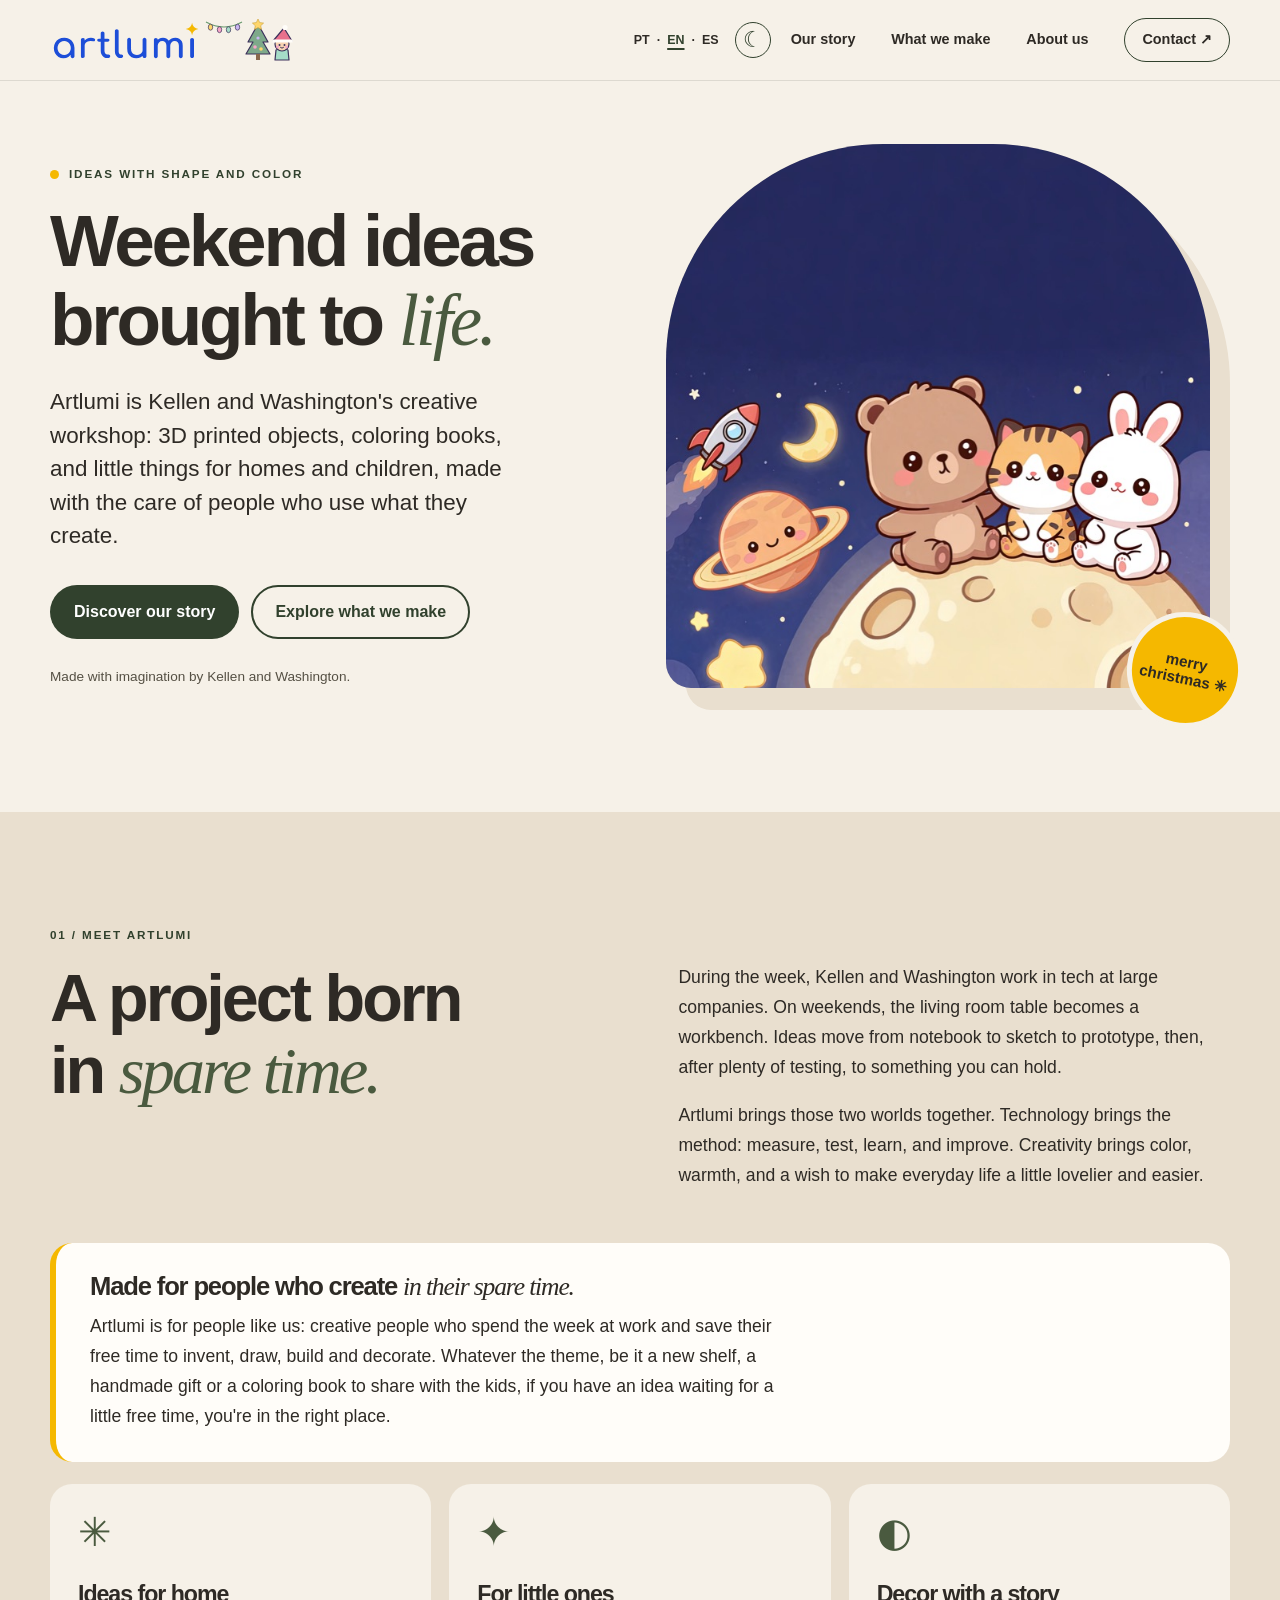
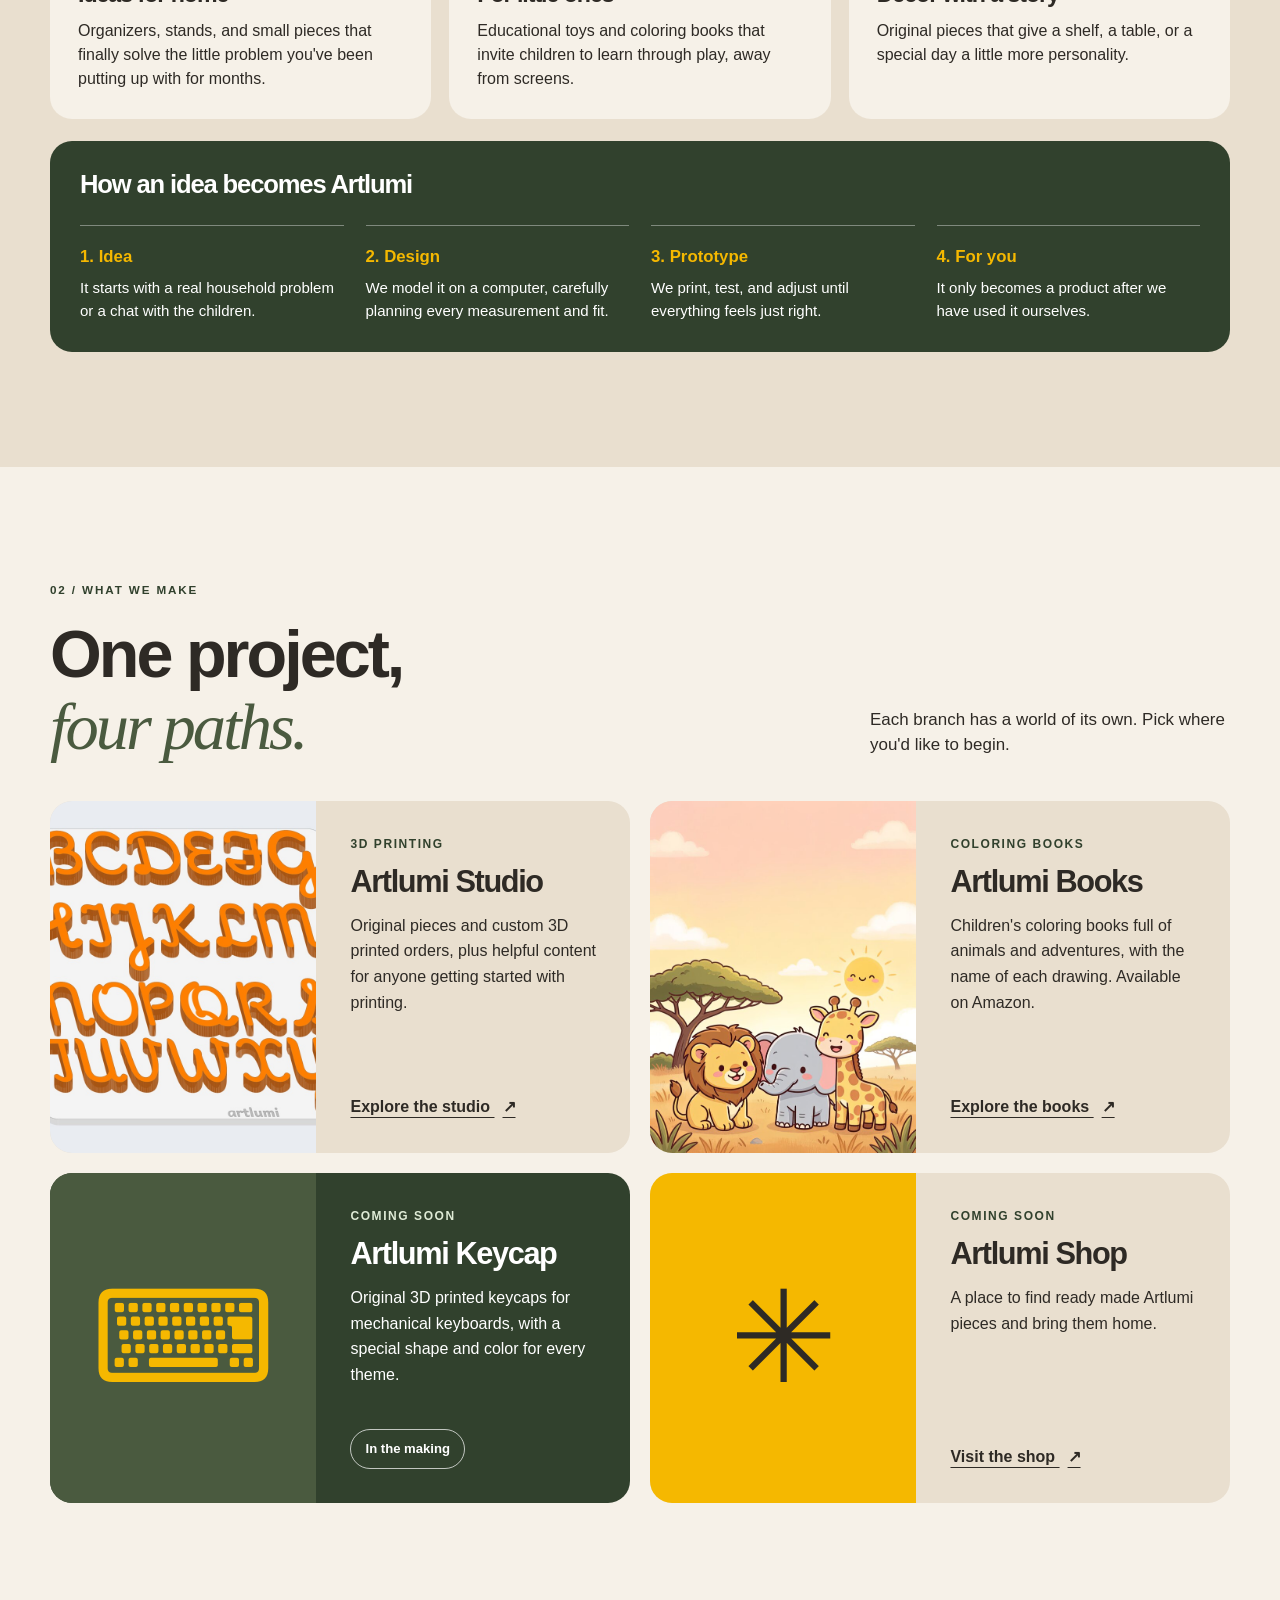
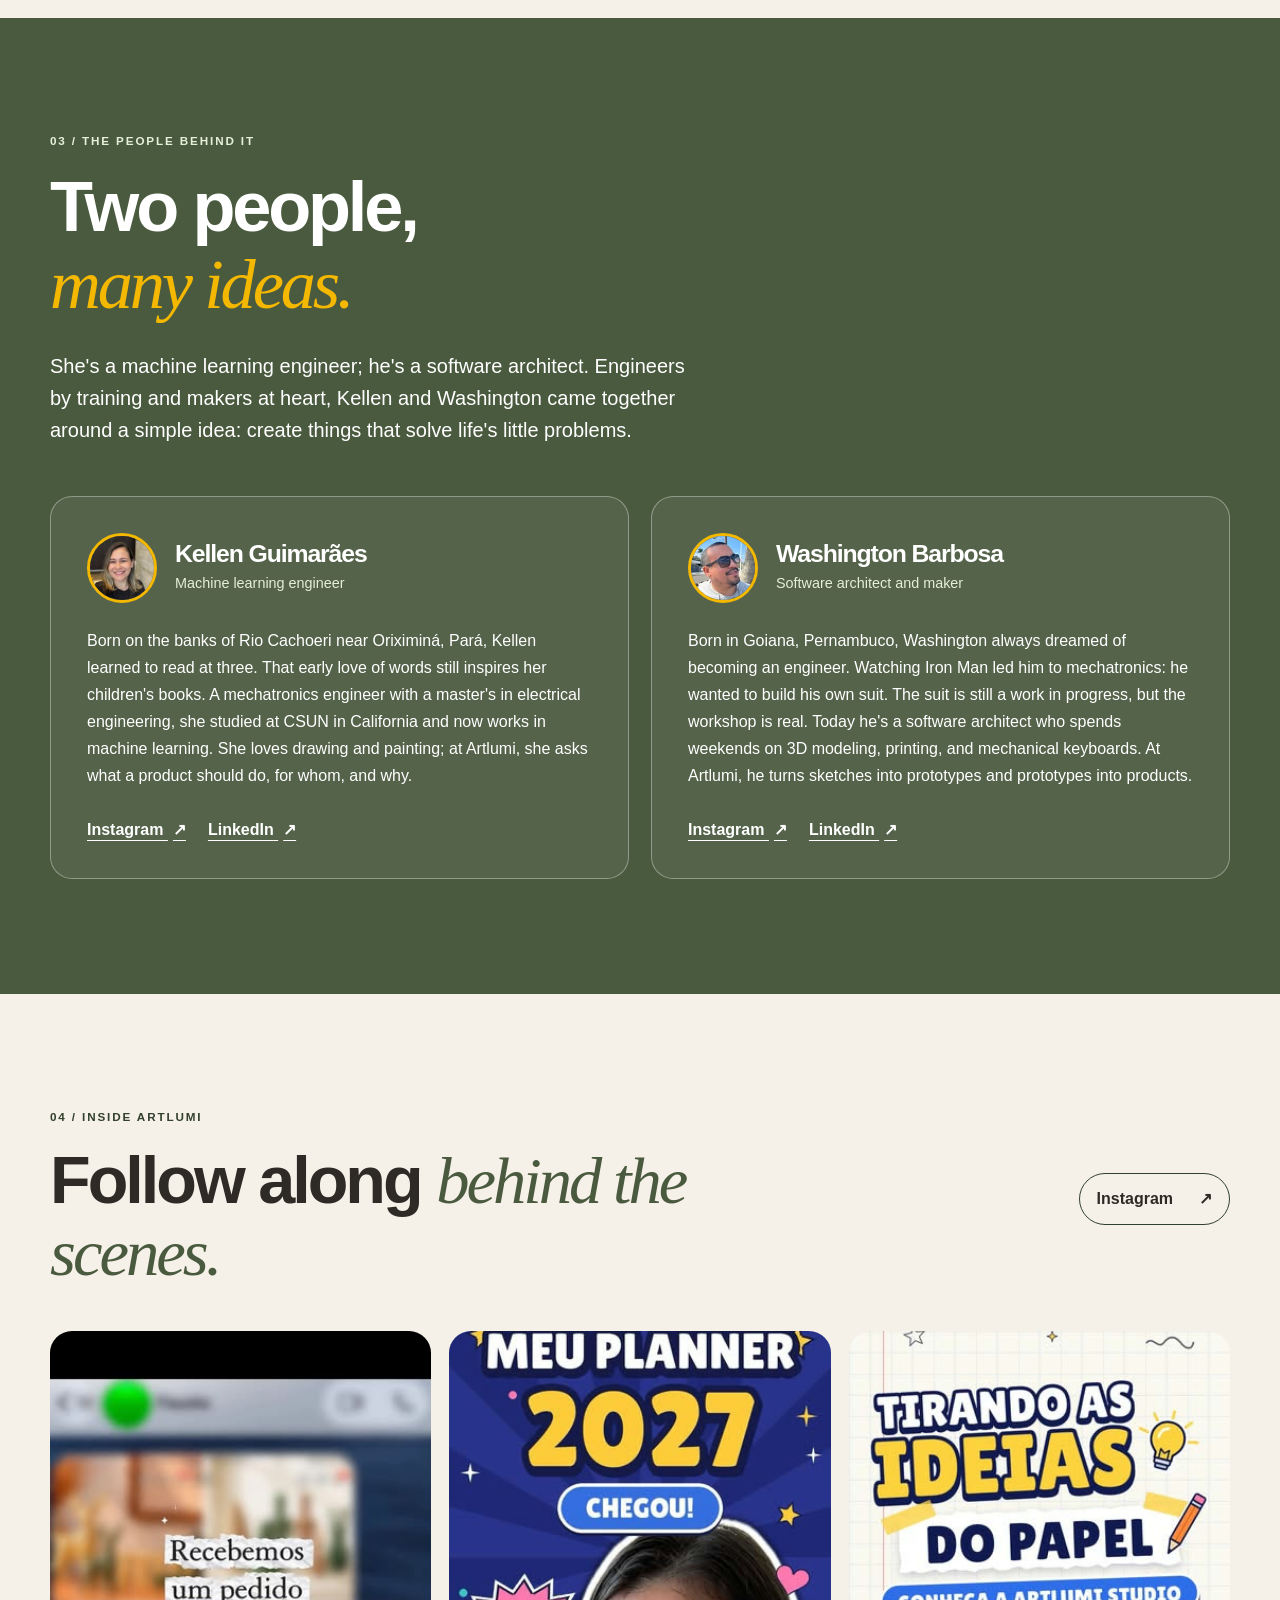
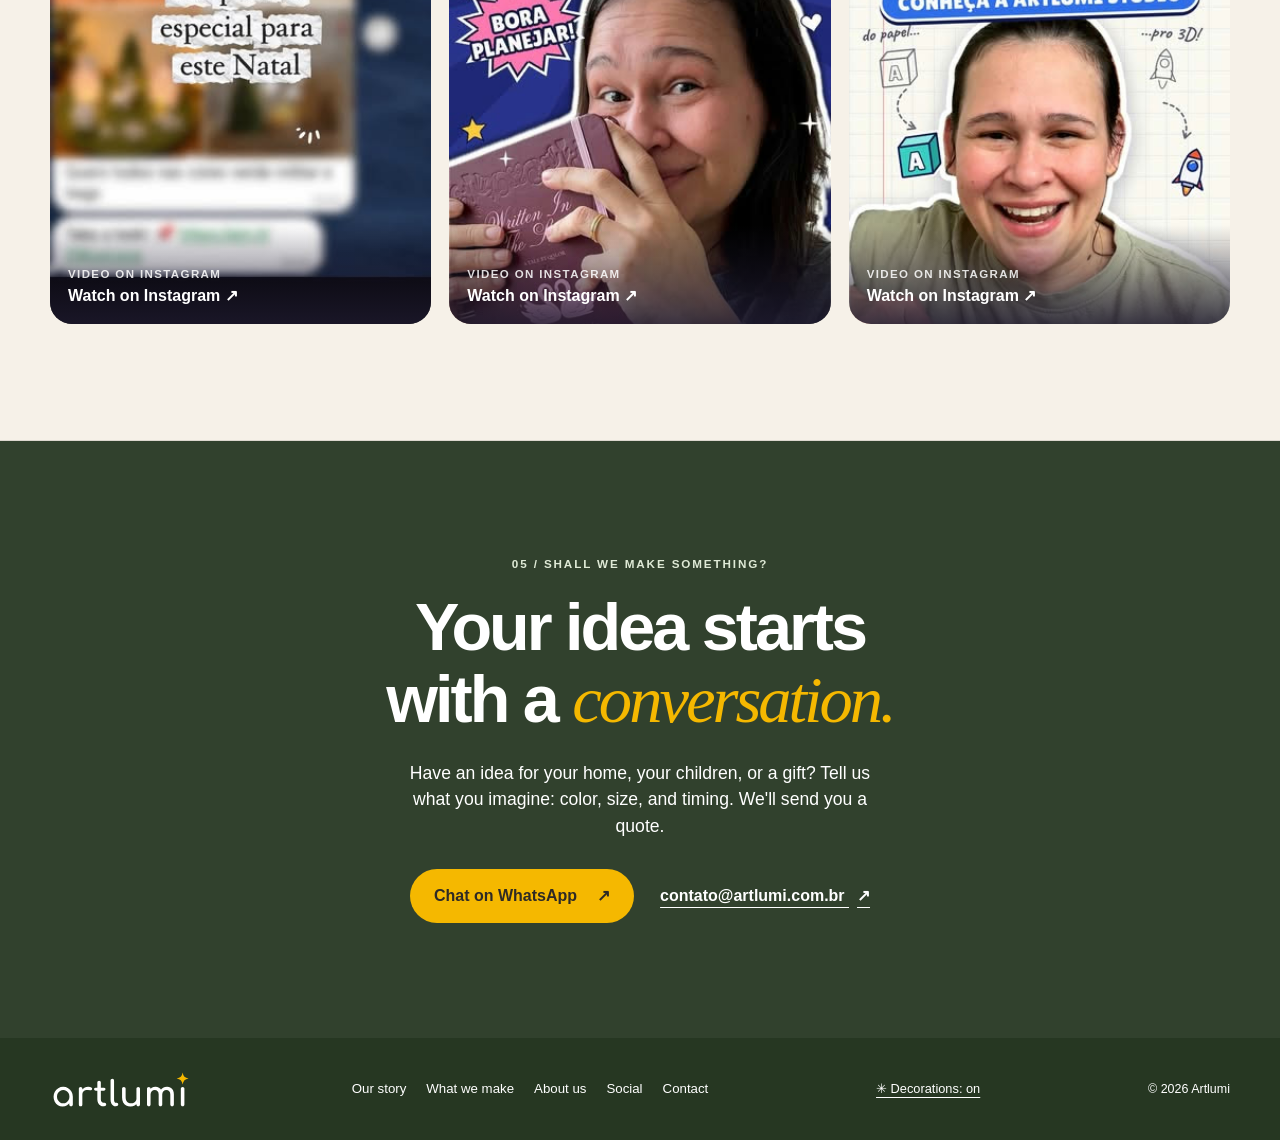
<file: index.html>
<!doctype html>
<html lang="pt-BR">
  <head>
    <meta charset="utf-8">
    <meta name="viewport" content="width=device-width, initial-scale=1">
    <meta name="description" content="Artlumi: o projeto criativo de Kellen e Washington, que reúne impressão 3D, livros de colorir e soluções para casa, crianças e decoração.">
    <meta property="og:type" content="website">
    <meta property="og:locale" content="pt_BR">
    <meta property="og:title" content="Artlumi | Ideias que ganham forma">
    <meta property="og:description" content="Ideias de fim de semana que ganham forma: impressão 3D, livros de colorir e decoração autoral.">
    <meta property="og:image" content="https://artlumi.com.br/assets/img/livro-espaco.jpg">
    <meta property="og:url" content="https://artlumi.com.br/">
    <meta name="theme-color" content="#F6F1E8">
    <title>Artlumi | Ideias que ganham forma</title>
    <link rel="canonical" href="https://artlumi.com.br/">
    <link rel="alternate" hreflang="pt-BR" href="https://artlumi.com.br/">
    <link rel="alternate" hreflang="en" href="https://artlumi.com.br/en/">
    <link rel="alternate" hreflang="es" href="https://artlumi.com.br/es/">
    <link rel="alternate" hreflang="x-default" href="https://artlumi.com.br/">
    <script>
      (() => {
        let savedTheme = null;
        try { savedTheme = localStorage.getItem('artlumi-theme'); } catch (_) { /* Optional preference. */ }
        if (savedTheme === 'light' || savedTheme === 'dark') document.documentElement.dataset.theme = savedTheme;
        else if (matchMedia('(prefers-color-scheme: dark)').matches) document.documentElement.dataset.theme = 'dark';
        document.querySelector('meta[name="theme-color"]').content = document.documentElement.dataset.theme === 'dark' ? '#1e1a2e' : '#F6F1E8';
        const forced = new URLSearchParams(location.search).get('lang');
        if (['pt', 'en', 'es'].includes(forced)) {
          try { localStorage.setItem('artlumi-lang', forced); } catch (_) { /* Optional preference. */ }
          if (forced !== 'pt') location.replace('/' + forced + '/' + location.hash);
          return;
        }
        let savedLanguage = null;
        try { savedLanguage = localStorage.getItem('artlumi-lang'); } catch (_) { /* Optional preference. */ }
        let internalReferrer = false;
        try { internalReferrer = document.referrer && new URL(document.referrer).hostname === location.hostname; } catch (_) { /* Ignore an invalid referrer. */ }
        if (savedLanguage || internalReferrer) return;
        const languages = navigator.languages?.length ? navigator.languages : [navigator.language || ''];
        const preferred = languages.map(value => value.toLowerCase().split('-')[0]).find(value => ['pt', 'en', 'es'].includes(value)) || 'en';
        if (preferred !== 'pt') location.replace('/' + preferred + '/' + location.hash);
      })();
    </script>
    <link rel="icon" type="image/svg+xml" href="assets/img/logo-artlumi.svg">
    <link rel="stylesheet" href="assets/style.css?v=9">
    <script src="assets/site.js?v=6" defer></script>
    <script src="assets/seasons.js?v=4" defer></script>
  </head>
  <body>
    <header class="site-header">
      <div class="container header-inner">
        <a class="brand" href="#inicio" aria-label="Artlumi — início">
          <img src="assets/img/logo-artlumi.svg" width="150" height="49" loading="lazy" alt="Artlumi">
        </a>
        <div class="header-tools">
          <nav class="language-switch" aria-label="Idioma"><a href="/" hreflang="pt-BR" lang="pt-BR" aria-current="true">PT</a><span aria-hidden="true">·</span><a href="/en/" hreflang="en" lang="en">EN</a><span aria-hidden="true">·</span><a href="/es/" hreflang="es" lang="es">ES</a></nav>
          <button class="theme-toggle" type="button" aria-label="Ativar modo escuro" aria-pressed="false"><span class="theme-icon" aria-hidden="true">☾</span></button>
        </div>
        <button class="menu-toggle" type="button" aria-controls="menu-principal" aria-expanded="false" aria-label="Abrir menu">
          <span></span><span></span><span></span>
        </button>
        <nav class="site-nav" id="menu-principal" aria-label="Navegação principal">
          <a href="#projeto">Projeto</a>
          <a href="#vertentes">Vertentes</a>
          <a href="#sobre">Quem somos</a>
          <a class="nav-contact" href="#contato">Contato <span aria-hidden="true">↗&#xFE0E;</span></a>
        </nav>
      </div>
    </header>

    <main>
      <section class="hero" id="inicio" aria-labelledby="titulo-principal">
        <div class="container hero-grid">
          <div class="hero-copy">
            <p class="eyebrow"><span class="eyebrow-dot" aria-hidden="true"></span> IDEIAS COM FORMA E COR</p>
            <h1 id="titulo-principal">Ideias de fim de semana<br>que ganham <em>forma.</em></h1>
            <p class="hero-lead">A Artlumi é o laboratório criativo da Kellen e do Washington: objetos impressos em 3D, livros de colorir e soluções para a casa, para as crianças e para decorar, pensados com o cuidado de quem vive o que cria.</p>
            <div class="hero-actions">
              <a class="button button-primary" href="#projeto">Conhecer o projeto</a>
              <a class="button button-outline" href="#vertentes">Ver as vertentes</a>
            </div>
            <p class="hero-note">Criado com imaginação por Kellen e Washington.</p>
          </div>
          <div class="hero-media">
            <div class="hero-image-wrap">
              <img src="assets/img/livro-espaco.jpg" width="681" height="900" alt="Capa do livro de colorir Espaço, da Artlumi Books: urso, gatinho e coelho sentados na Lua" fetchpriority="high">
            </div>
            <span class="media-sticker" aria-hidden="true">feito<br>para<br>imaginar ✳︎</span>
          </div>
        </div>
      </section>

      <section class="section project-section" id="projeto" aria-labelledby="titulo-projeto">
        <div class="container">
          <p class="eyebrow">01 / O QUE É A ARTLUMI</p>
          <div class="project-intro">
            <h2 id="titulo-projeto">Um projeto que nasce<br>no <em>tempo livre.</em></h2>
            <div class="project-copy">
              <p>Durante a semana, a Kellen e o Washington trabalham com tecnologia em grandes empresas. Nos fins de semana, a mesa da sala vira bancada: é ali que as ideias saem do caderno, viram desenho, protótipo e, depois de muitos testes, um objeto de verdade.</p>
              <p>A Artlumi junta esses dois mundos. Da tecnologia vem o método: medir, testar, errar rápido e melhorar. Do lado criativo vem o resto: cor, afeto e a vontade de fazer coisas que deixem o dia a dia mais bonito e mais simples.</p>
            </div>
          </div>
          <div class="audience-band">
            <h3>Feito para quem cria <em>nas horas vagas.</em></h3>
            <p>A Artlumi é para gente como nós: pessoas criativas que passam a semana trabalhando e guardam o tempo livre para inventar, desenhar, montar e decorar. Não importa o tema. Pode ser uma estante nova, um presente feito à mão ou um livro para colorir com os filhos: se você tem uma ideia esperando um tempinho livre, está no lugar certo.</p>
          </div>
          <div class="pillars-grid">
            <article class="pillar-card"><span class="pillar-symbol" aria-hidden="true">✳&#xFE0E;</span><h3>Soluções para a casa</h3><p>Organizadores, suportes e pequenas peças que resolvem aquele detalhe que incomoda há meses.</p></article>
            <article class="pillar-card"><span class="pillar-symbol" aria-hidden="true">✦</span><h3>Para as crianças</h3><p>Brinquedos educativos e livros de colorir que convidam a aprender brincando, longe das telas.</p></article>
            <article class="pillar-card"><span class="pillar-symbol" aria-hidden="true">◐</span><h3>Decoração com história</h3><p>Peças autorais para dar personalidade a uma estante, uma mesa ou uma data especial.</p></article>
          </div>
          <div class="process-band">
            <h3>Como uma ideia vira Artlumi</h3>
            <ol class="process-steps">
              <li><strong>1. Ideia</strong><p>Nasce de um problema real da casa ou de uma conversa com as crianças.</p></li>
              <li><strong>2. Desenho</strong><p>Modelamos no computador, com medidas e encaixes pensados.</p></li>
              <li><strong>3. Protótipo</strong><p>Imprimimos, testamos e ajustamos até ficar do jeito certo.</p></li>
              <li><strong>4. Para você</strong><p>Só vira produto o que passou no nosso próprio uso.</p></li>
            </ol>
          </div>
        </div>
      </section>

      <section class="section ventures-section" id="vertentes" aria-labelledby="titulo-vertentes">
        <div class="container">
          <div class="section-heading">
            <div><p class="eyebrow">02 / AS VERTENTES</p><h2 id="titulo-vertentes">Um projeto,<br><em>quatro caminhos.</em></h2></div>
            <p>Cada vertente tem o seu próprio espaço. Escolha por onde começar.</p>
          </div>
          <div class="ventures-grid">
            <article class="venture-card">
              <div class="venture-media"><img src="assets/img/alfabeto-cursivo.jpg" width="1200" height="900" loading="lazy" alt="Letras cursivas coloridas de um alfabeto de encaixe impresso em 3D"></div>
              <div class="venture-copy"><p class="venture-subtitle">Impressão 3D</p><h3>Artlumi Studio</h3><p>Peças autorais e encomendas personalizadas impressas em 3D, além de conteúdo para quem está começando no mundo da impressão.</p><a href="https://studio.artlumi.com.br/" target="_blank" rel="noopener" aria-label="Conhecer Artlumi Studio">Conhecer o estúdio <span aria-hidden="true">↗&#xFE0E;</span></a></div>
            </article>
            <article class="venture-card">
              <div class="venture-media"><img src="assets/img/livro-safari.jpg" width="681" height="900" loading="lazy" alt="Capa do livro de colorir infantil Safári"></div>
              <div class="venture-copy"><p class="venture-subtitle">Livros de colorir</p><h3>Artlumi Books</h3><p>Livros de colorir infantis com bichos, aventuras e o nome de cada desenho em inglês, à venda na Amazon.</p><a href="https://book.artlumi.com.br/" target="_blank" rel="noopener" aria-label="Conhecer Artlumi Books">Conhecer os livros <span aria-hidden="true">↗&#xFE0E;</span></a></div>
            </article>
            <article class="venture-card idea-card keycap-card">
              <div class="venture-media idea-illustration" aria-hidden="true">⌨</div>
              <div class="venture-copy"><p class="venture-subtitle">Em breve</p><h3>Artlumi Keycap</h3><p>Teclas autorais impressas em 3D para teclados mecânicos, com formato e cor próprios em cada tema.</p><span class="venture-badge">Em desenvolvimento</span></div>
            </article>
            <article class="venture-card idea-card store-card">
              <div class="venture-media idea-illustration" aria-hidden="true">✳︎</div>
              <div class="venture-copy"><p class="venture-subtitle">Em breve</p><h3>Loja Artlumi</h3><p>Um lugar para encontrar as peças prontas da Artlumi e levar para casa.</p><a href="https://store.artlumi.com.br/" target="_blank" rel="noopener" aria-label="Visitar a Loja Artlumi">Visitar a loja <span aria-hidden="true">↗&#xFE0E;</span></a></div>
            </article>
          </div>
        </div>
      </section>

      <section class="section about-section" id="sobre" aria-labelledby="titulo-sobre">
        <div class="container">
          <p class="eyebrow">03 / QUEM ESTÁ POR TRÁS</p>
          <h2 id="titulo-sobre">Duas pessoas,<br><em>muitas ideias.</em></h2>
          <p class="about-lead">Ela, engenheira de machine learning; ele, arquiteto de software. Engenheiros por formação e criadores por natureza, a Kellen e o Washington se juntaram com um objetivo simples: criar e resolver os pequenos problemas da vida.</p>
          <div class="bios-grid">
            <article class="bio-card">
              <div class="bio-header"><img class="bio-photo" src="assets/img/perfil/kellen.jpg?v=1" width="150" height="150" loading="lazy" alt="Foto de Kellen Guimarães"><div><h3>Kellen Guimarães</h3><p class="bio-role">Engenheira de machine learning</p></div></div>
              <p>Nasceu às margens do rio Cachoeri, perto de Oriximiná, no Pará. Aprendeu a ler aos 3 anos, e é daí que vem a vontade de criar livros para crianças. Engenheira mecatrônica e mestre em engenharia elétrica, fez intercâmbio na Califórnia, na CSUN, e hoje trabalha com machine learning. Ama criar, desenhar e pintar; na Artlumi, cuida do olhar de produto: o que faz sentido, para quem e por quê.</p>
              <div class="bio-links"><a href="https://www.instagram.com/kellen.ag/" target="_blank" rel="noopener" aria-label="Instagram da Kellen">Instagram <span aria-hidden="true">↗&#xFE0E;</span></a><a href="https://www.linkedin.com/in/kellenguimaraes" target="_blank" rel="noopener" aria-label="LinkedIn da Kellen">LinkedIn <span aria-hidden="true">↗&#xFE0E;</span></a></div>
            </article>
            <article class="bio-card">
              <div class="bio-header"><img class="bio-photo" src="assets/img/perfil/washington.jpg?v=1" width="150" height="150" loading="lazy" alt="Foto de Washington Barbosa"><div><h3>Washington Barbosa</h3><p class="bio-role">Arquiteto de software e maker</p></div></div>
              <p>Nasceu em Goiana, Pernambuco, e sempre sonhou ser engenheiro. Quando assistiu a Homem de Ferro, escolheu a mecatrônica: queria construir a própria armadura. A armadura ainda não saiu, mas a oficina, sim: hoje é arquiteto de software e, nos fins de semana, cuida da modelagem 3D, da impressão e dos teclados mecânicos. Na Artlumi, transforma rascunhos em protótipos e protótipos em produtos.</p>
              <div class="bio-links"><a href="https://www.instagram.com/washingtonban/" target="_blank" rel="noopener" aria-label="Instagram do Washington">Instagram <span aria-hidden="true">↗&#xFE0E;</span></a><a href="https://www.linkedin.com/in/washingtonban/" target="_blank" rel="noopener" aria-label="LinkedIn do Washington">LinkedIn <span aria-hidden="true">↗&#xFE0E;</span></a></div>
            </article>
          </div>
        </div>
      </section>

      <section class="section social-section" id="redes" aria-labelledby="titulo-redes">
        <div class="container social-inner">
          <div><p class="eyebrow">04 / POR DENTRO DA ARTLUMI</p><h2 id="titulo-redes">Acompanhe os <em>bastidores.</em></h2></div>
          <div class="social-links" aria-label="Redes sociais">
            <a class="social-link" data-config="instagram" target="_blank" rel="noopener" hidden>Instagram <span aria-hidden="true">↗&#xFE0E;</span></a>
            <a class="social-link" data-config="tiktok" target="_blank" rel="noopener" hidden>TikTok <span aria-hidden="true">↗&#xFE0E;</span></a>
            <a class="social-link" data-config="youtube" target="_blank" rel="noopener" hidden>YouTube <span aria-hidden="true">↗&#xFE0E;</span></a>
            <p class="coming-soon" id="redes-em-breve">Em breve <span aria-hidden="true">✳&#xFE0E;</span></p>
          </div>
        </div>
        <div class="container insta-grid" aria-label="Destaques do Instagram">
            <a class="insta-card" href="https://www.instagram.com/artlumi.studio/reel/DfN92z4RGuE/" target="_blank" rel="noopener"><img src="assets/img/bastidores/post-1.jpg?v=1" width="360" height="640" loading="lazy" alt=""><span class="insta-caption"><small>Vídeo no Instagram</small>Um pedido especial para este Natal <span aria-hidden="true">↗&#xFE0E;</span></span></a>
            <a class="insta-card" href="https://www.instagram.com/artlumi.studio/reel/DfK7T-JJ5QY/" target="_blank" rel="noopener"><img src="assets/img/bastidores/post-2.jpg?v=2" width="360" height="640" loading="lazy" alt=""><span class="insta-caption"><small>Vídeo no Instagram</small>Meu planner 2027 chegou! <span aria-hidden="true">↗&#xFE0E;</span></span></a>
            <a class="insta-card" href="https://www.instagram.com/kellen.ag/reel/DfHVbZzsdTD/" target="_blank" rel="noopener"><img src="assets/img/bastidores/post-3.jpg?v=2" width="360" height="640" loading="lazy" alt=""><span class="insta-caption"><small>Vídeo no Instagram</small>Tirando as ideias do papel <span aria-hidden="true">↗&#xFE0E;</span></span></a>
        </div>
      </section>

      <section class="section contact-section" id="contato" aria-labelledby="titulo-contato">
        <div class="container contact-inner">
          <p class="eyebrow">05 / VAMOS CRIAR JUNTOS?</p>
          <h2 id="titulo-contato">Sua ideia começa<br>com uma <em>conversa.</em></h2>
          <p>Tem uma ideia para a sua casa, para as crianças ou para presentear? Conte o que você imagina: cor, tamanho e prazo. Respondemos com um orçamento.</p>
          <div class="contact-actions">
            <a class="button button-yellow" data-config="whatsapp" hidden>Conversar no WhatsApp <span aria-hidden="true">↗&#xFE0E;</span></a>
            <a class="contact-email" data-config="email" href="mailto:contato@artlumi.com.br">contato@artlumi.com.br <span aria-hidden="true">↗&#xFE0E;</span></a>
          </div>
        </div>
      </section>
    </main>

    <footer class="site-footer">
      <div class="container footer-inner">
        <a href="#inicio" aria-label="Artlumi — voltar ao início"><img src="assets/img/logo-artlumi-branco.svg" width="150" height="49" loading="lazy" alt="Artlumi"></a>
        <nav aria-label="Navegação do rodapé"><a href="#projeto">Projeto</a><a href="#vertentes">Vertentes</a><a href="#sobre">Quem somos</a><a href="#redes">Redes</a><a href="#contato">Contato</a></nav>
        <button class="decor-toggle" type="button" aria-pressed="true">✳︎ Enfeites: ligados</button>
        <small>© 2026 Artlumi</small>
      </div>
    </footer>
  </body>
</html>
</file>
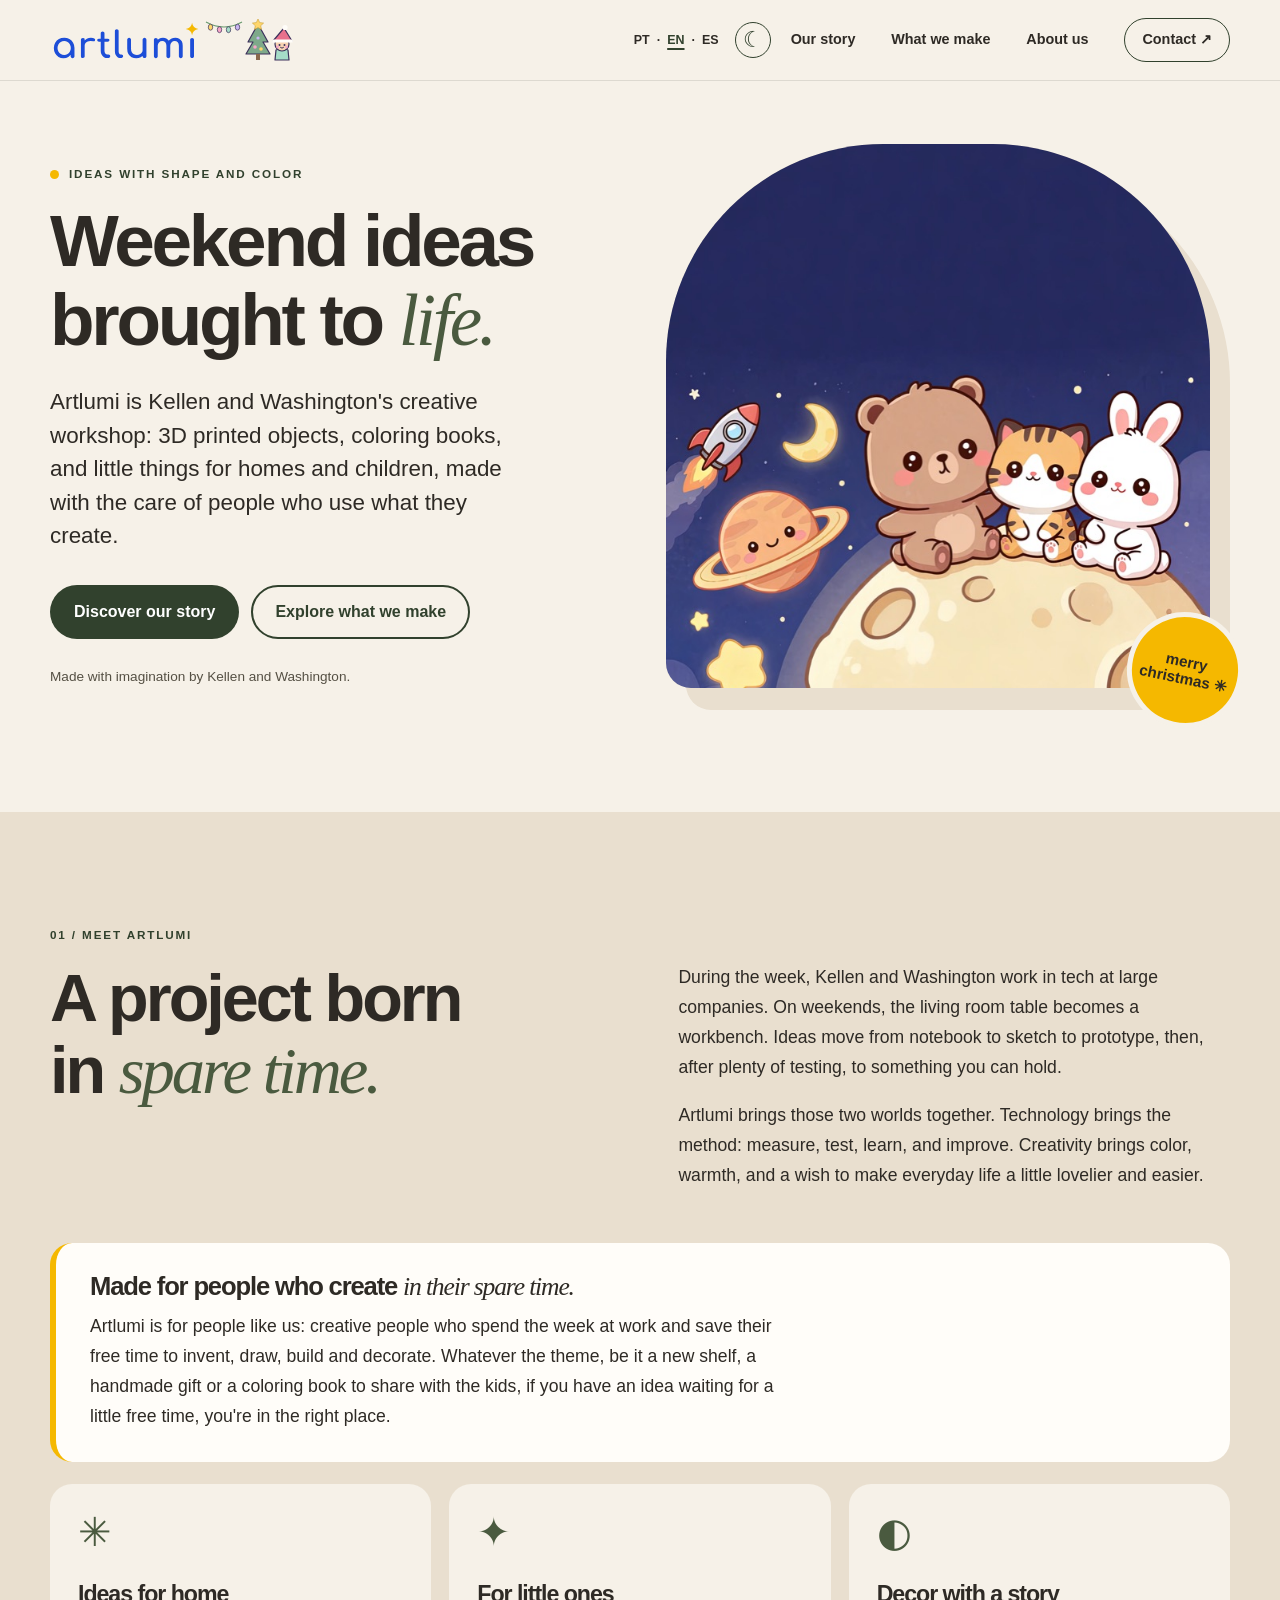
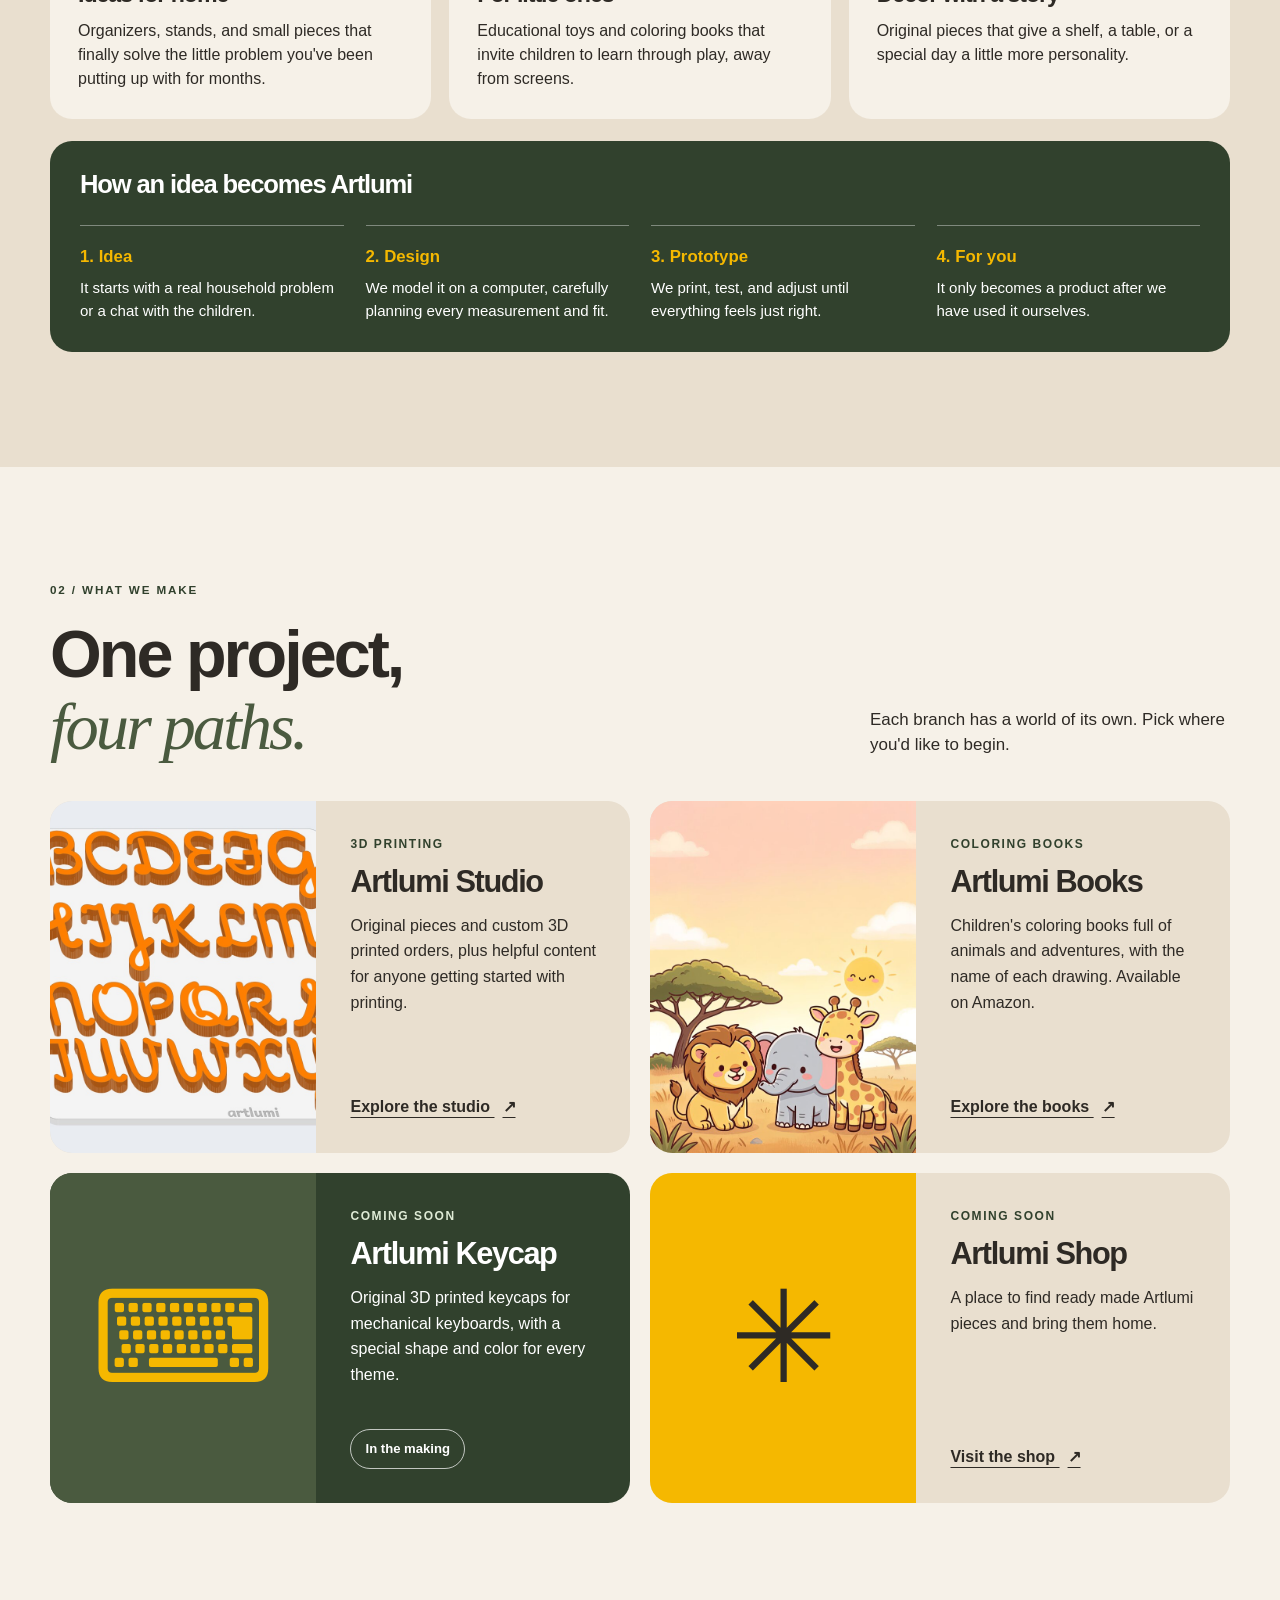
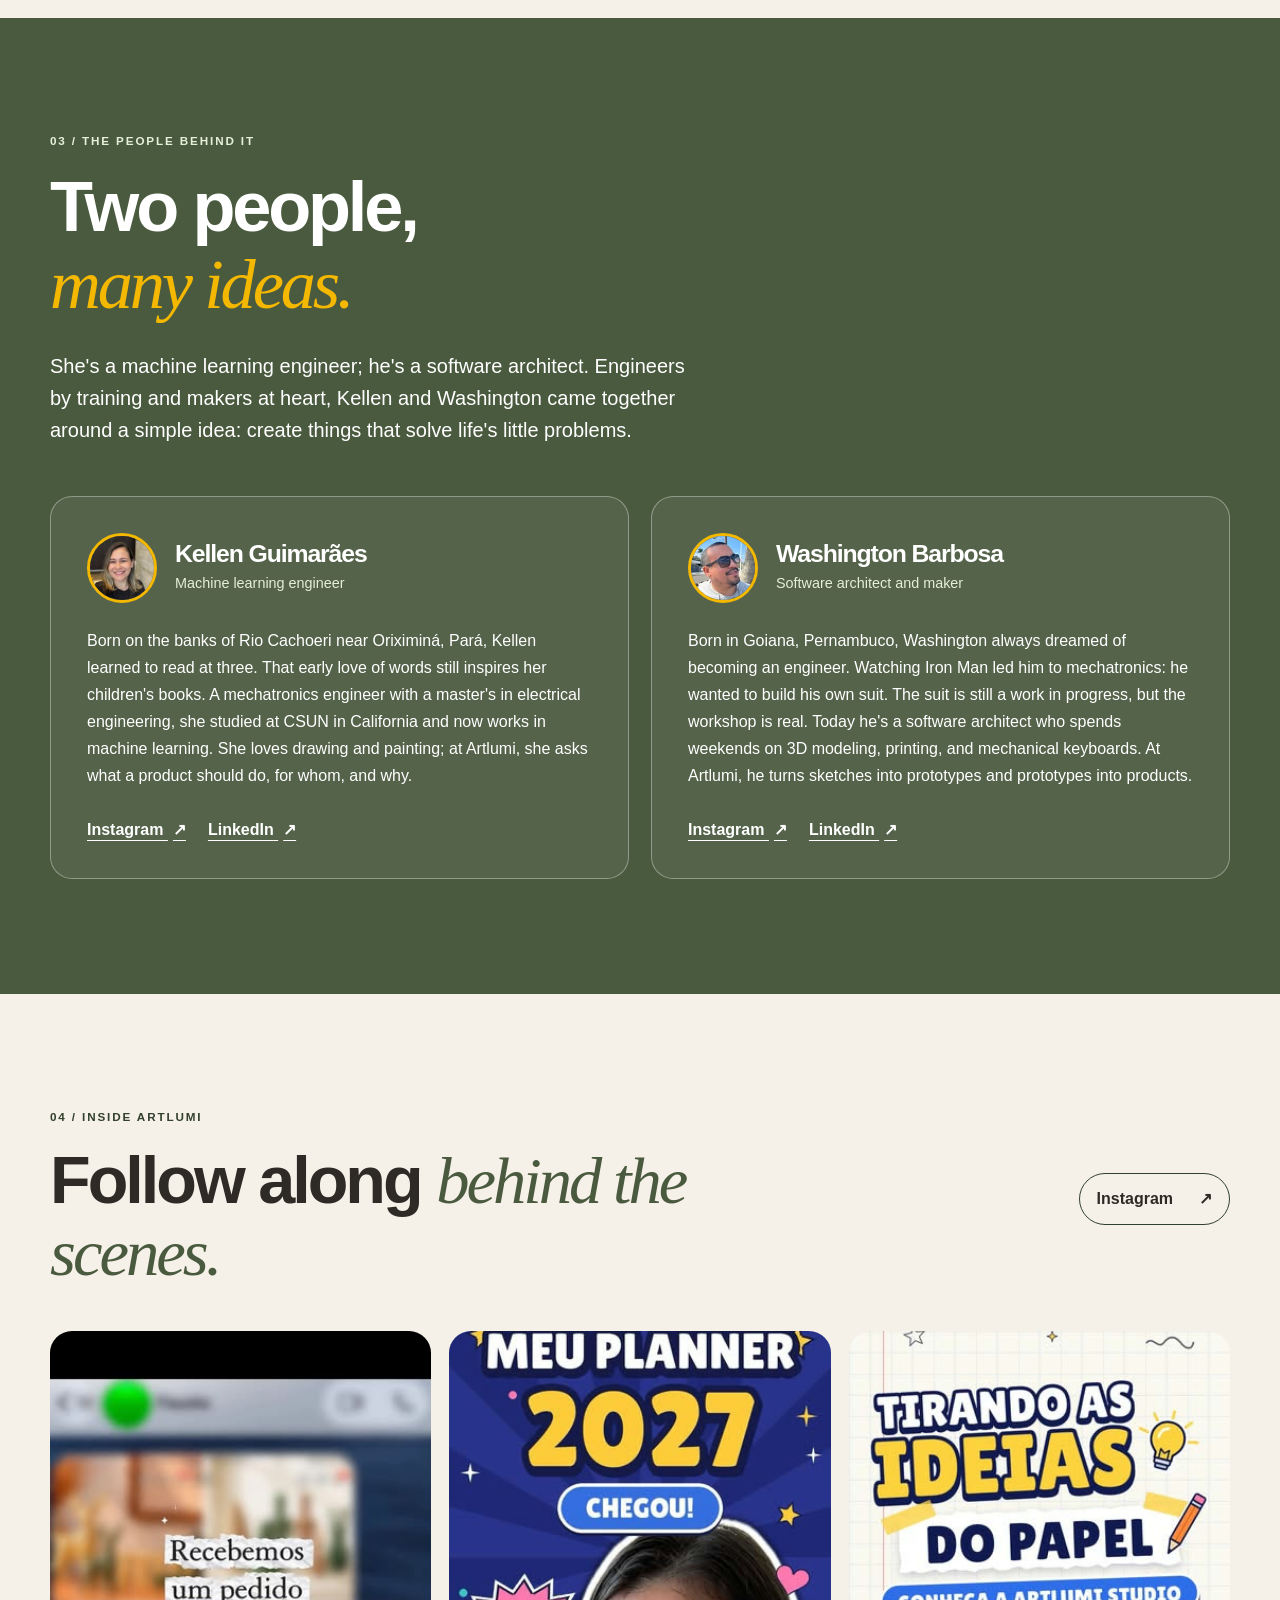
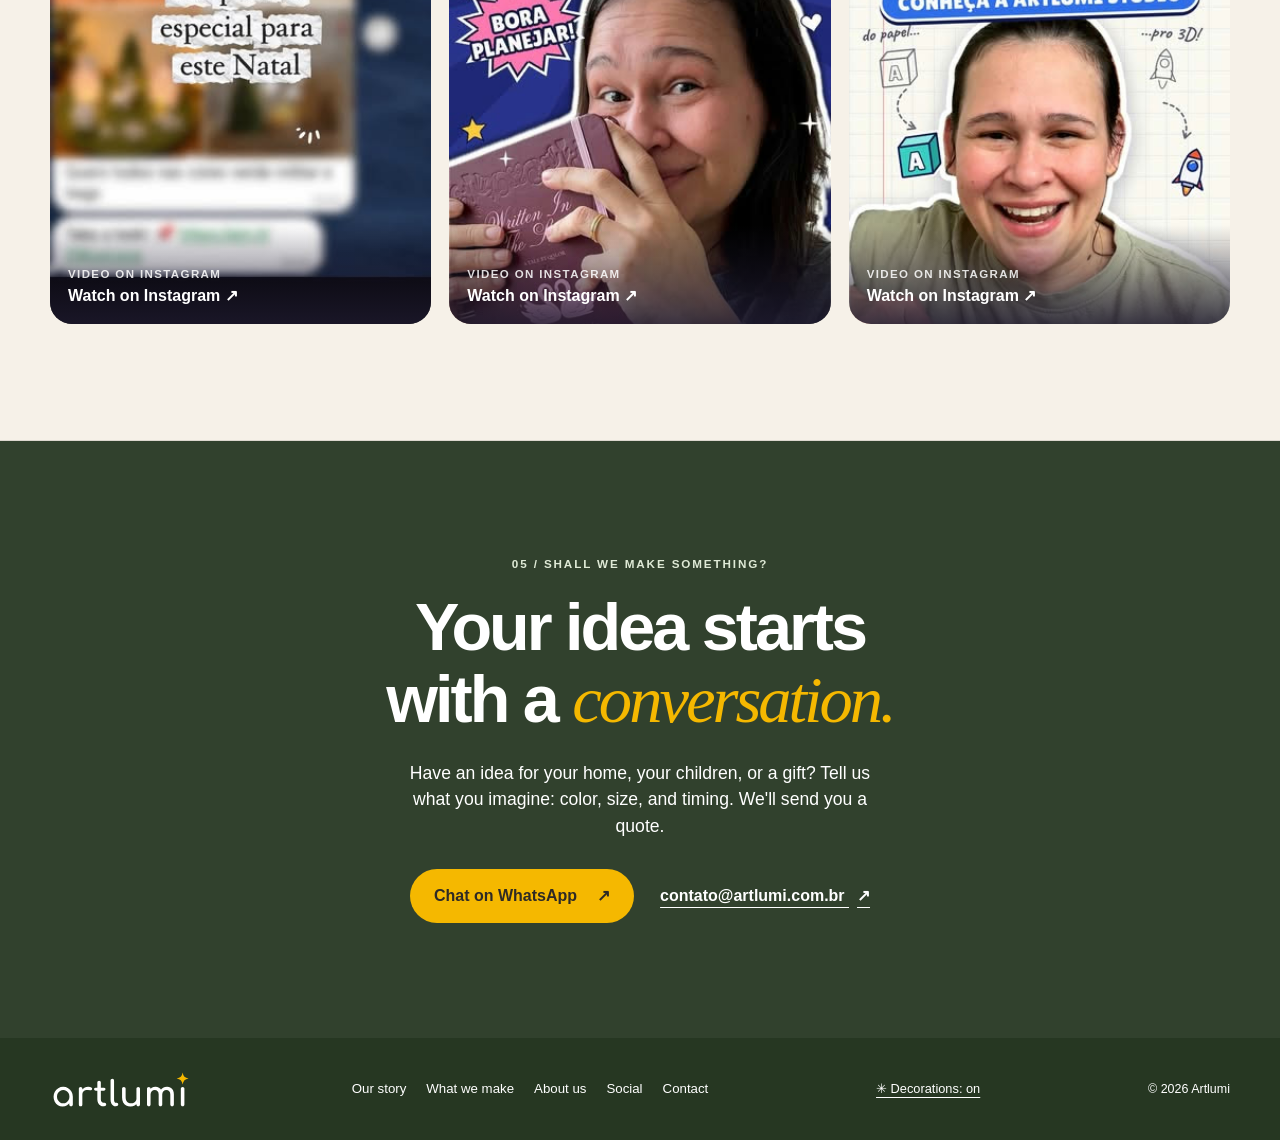
<file: en/index.html>
<!doctype html>
<html lang="en">
  <head>
    <meta charset="utf-8">
    <meta name="viewport" content="width=device-width, initial-scale=1">
    <meta name="description" content="Artlumi is Kellen and Washington's creative home for 3D printed objects, coloring books, and thoughtful ideas for everyday life.">
    <meta property="og:type" content="website">
    <meta property="og:locale" content="en_US">
    <meta property="og:title" content="Artlumi | Ideas made real">
    <meta property="og:description" content="Weekend ideas brought to life through 3D printing, coloring books, and original decor.">
    <meta property="og:image" content="https://artlumi.com.br/assets/img/livro-espaco.jpg">
    <meta property="og:url" content="https://artlumi.com.br/en/">
    <meta name="theme-color" content="#F6F1E8">
    <title>Artlumi | Ideas made real</title>
    <link rel="canonical" href="https://artlumi.com.br/en/">
    <link rel="alternate" hreflang="pt-BR" href="https://artlumi.com.br/">
    <link rel="alternate" hreflang="en" href="https://artlumi.com.br/en/">
    <link rel="alternate" hreflang="es" href="https://artlumi.com.br/es/">
    <link rel="alternate" hreflang="x-default" href="https://artlumi.com.br/">
    <script>
      (() => {
        try {
          const saved = localStorage.getItem('artlumi-theme');
          if (saved === 'light' || saved === 'dark') document.documentElement.dataset.theme = saved;
          else if (matchMedia('(prefers-color-scheme: dark)').matches) document.documentElement.dataset.theme = 'dark';
          document.querySelector('meta[name="theme-color"]').content = document.documentElement.dataset.theme === 'dark' ? '#1e1a2e' : '#F6F1E8';
        } catch (_) { /* Optional preference. */ }
      })();
    </script>
    <link rel="icon" type="image/svg+xml" href="../assets/img/logo-artlumi.svg">
    <link rel="stylesheet" href="../assets/style.css?v=9">
    <script src="../assets/site.js?v=6" defer></script>
    <script src="../assets/seasons.js?v=4" defer></script>
  </head>
  <body>
    <header class="site-header">
      <div class="container header-inner">
        <a class="brand" href="#inicio" aria-label="Artlumi — home">
          <img src="../assets/img/logo-artlumi.svg" width="150" height="49" loading="lazy" alt="Artlumi">
        </a>
        <div class="header-tools">
          <nav class="language-switch" aria-label="Language"><a href="/" hreflang="pt-BR" lang="pt-BR">PT</a><span aria-hidden="true">·</span><a href="/en/" hreflang="en" lang="en" aria-current="true">EN</a><span aria-hidden="true">·</span><a href="/es/" hreflang="es" lang="es">ES</a></nav>
          <button class="theme-toggle" type="button" aria-label="Turn on dark mode" aria-pressed="false"><span class="theme-icon" aria-hidden="true">☾</span></button>
        </div>
        <button class="menu-toggle" type="button" aria-controls="menu-principal" aria-expanded="false" aria-label="Open menu">
          <span></span><span></span><span></span>
        </button>
        <nav class="site-nav" id="menu-principal" aria-label="Main navigation">
          <a href="#projeto">Our story</a>
          <a href="#vertentes">What we make</a>
          <a href="#sobre">About us</a>
          <a class="nav-contact" href="#contato">Contact <span aria-hidden="true">↗&#xFE0E;</span></a>
        </nav>
      </div>
    </header>

    <main>
      <section class="hero" id="inicio" aria-labelledby="titulo-principal">
        <div class="container hero-grid">
          <div class="hero-copy">
            <p class="eyebrow"><span class="eyebrow-dot" aria-hidden="true"></span> IDEAS WITH SHAPE AND COLOR</p>
            <h1 id="titulo-principal">Weekend ideas<br>brought to <em>life.</em></h1>
            <p class="hero-lead">Artlumi is Kellen and Washington's creative workshop: 3D printed objects, coloring books, and little things for homes and children, made with the care of people who use what they create.</p>
            <div class="hero-actions">
              <a class="button button-primary" href="#projeto">Discover our story</a>
              <a class="button button-outline" href="#vertentes">Explore what we make</a>
            </div>
            <p class="hero-note">Made with imagination by Kellen and Washington.</p>
          </div>
          <div class="hero-media">
            <div class="hero-image-wrap">
              <img src="../assets/img/livro-espaco.jpg" width="681" height="900" alt="Cover of the Artlumi Books space coloring book: a bear, kitten, and bunny sitting on the Moon" fetchpriority="high">
            </div>
            <span class="media-sticker" aria-hidden="true">made<br>to<br>imagine ✳︎</span>
          </div>
        </div>
      </section>

      <section class="section project-section" id="projeto" aria-labelledby="titulo-projeto">
        <div class="container">
          <p class="eyebrow">01 / MEET ARTLUMI</p>
          <div class="project-intro">
            <h2 id="titulo-projeto">A project born<br>in <em>spare time.</em></h2>
            <div class="project-copy">
              <p>During the week, Kellen and Washington work in tech at large companies. On weekends, the living room table becomes a workbench. Ideas move from notebook to sketch to prototype, then, after plenty of testing, to something you can hold.</p>
              <p>Artlumi brings those two worlds together. Technology brings the method: measure, test, learn, and improve. Creativity brings color, warmth, and a wish to make everyday life a little lovelier and easier.</p>
            </div>
          </div>
          <div class="audience-band">
            <h3>Made for people who create <em>in their spare time.</em></h3>
            <p>Artlumi is for people like us: creative people who spend the week at work and save their free time to invent, draw, build and decorate. Whatever the theme, be it a new shelf, a handmade gift or a coloring book to share with the kids, if you have an idea waiting for a little free time, you're in the right place.</p>
          </div>
          <div class="pillars-grid">
            <article class="pillar-card"><span class="pillar-symbol" aria-hidden="true">✳&#xFE0E;</span><h3>Ideas for home</h3><p>Organizers, stands, and small pieces that finally solve the little problem you've been putting up with for months.</p></article>
            <article class="pillar-card"><span class="pillar-symbol" aria-hidden="true">✦</span><h3>For little ones</h3><p>Educational toys and coloring books that invite children to learn through play, away from screens.</p></article>
            <article class="pillar-card"><span class="pillar-symbol" aria-hidden="true">◐</span><h3>Decor with a story</h3><p>Original pieces that give a shelf, a table, or a special day a little more personality.</p></article>
          </div>
          <div class="process-band">
            <h3>How an idea becomes Artlumi</h3>
            <ol class="process-steps">
              <li><strong>1. Idea</strong><p>It starts with a real household problem or a chat with the children.</p></li>
              <li><strong>2. Design</strong><p>We model it on a computer, carefully planning every measurement and fit.</p></li>
              <li><strong>3. Prototype</strong><p>We print, test, and adjust until everything feels just right.</p></li>
              <li><strong>4. For you</strong><p>It only becomes a product after we have used it ourselves.</p></li>
            </ol>
          </div>
        </div>
      </section>

      <section class="section ventures-section" id="vertentes" aria-labelledby="titulo-vertentes">
        <div class="container">
          <div class="section-heading">
            <div><p class="eyebrow">02 / WHAT WE MAKE</p><h2 id="titulo-vertentes">One project,<br><em>four paths.</em></h2></div>
            <p>Each branch has a world of its own. Pick where you'd like to begin.</p>
          </div>
          <div class="ventures-grid">
            <article class="venture-card">
              <div class="venture-media"><img src="../assets/img/alfabeto-cursivo.jpg" width="1200" height="900" loading="lazy" alt="Colorful cursive letters from a 3D printed interlocking alphabet"></div>
              <div class="venture-copy"><p class="venture-subtitle">3D printing</p><h3>Artlumi Studio</h3><p>Original pieces and custom 3D printed orders, plus helpful content for anyone getting started with printing.</p><a href="https://studio.artlumi.com.br/" target="_blank" rel="noopener" aria-label="Explore Artlumi Studio">Explore the studio <span aria-hidden="true">↗&#xFE0E;</span></a></div>
            </article>
            <article class="venture-card">
              <div class="venture-media"><img src="../assets/img/livro-safari.jpg" width="681" height="900" loading="lazy" alt="Cover of the children's safari coloring book"></div>
              <div class="venture-copy"><p class="venture-subtitle">Coloring books</p><h3>Artlumi Books</h3><p>Children's coloring books full of animals and adventures, with the name of each drawing. Available on Amazon.</p><a href="https://book.artlumi.com.br/" target="_blank" rel="noopener" aria-label="Explore Artlumi Books">Explore the books <span aria-hidden="true">↗&#xFE0E;</span></a></div>
            </article>
            <article class="venture-card idea-card keycap-card">
              <div class="venture-media idea-illustration" aria-hidden="true">⌨</div>
              <div class="venture-copy"><p class="venture-subtitle">Coming soon</p><h3>Artlumi Keycap</h3><p>Original 3D printed keycaps for mechanical keyboards, with a special shape and color for every theme.</p><span class="venture-badge">In the making</span></div>
            </article>
            <article class="venture-card idea-card store-card">
              <div class="venture-media idea-illustration" aria-hidden="true">✳︎</div>
              <div class="venture-copy"><p class="venture-subtitle">Coming soon</p><h3>Artlumi Shop</h3><p>A place to find ready made Artlumi pieces and bring them home.</p><a href="https://store.artlumi.com.br/" target="_blank" rel="noopener" aria-label="Visit the Artlumi Shop">Visit the shop <span aria-hidden="true">↗&#xFE0E;</span></a></div>
            </article>
          </div>
        </div>
      </section>

      <section class="section about-section" id="sobre" aria-labelledby="titulo-sobre">
        <div class="container">
          <p class="eyebrow">03 / THE PEOPLE BEHIND IT</p>
          <h2 id="titulo-sobre">Two people,<br><em>many ideas.</em></h2>
          <p class="about-lead">She's a machine learning engineer; he's a software architect. Engineers by training and makers at heart, Kellen and Washington came together around a simple idea: create things that solve life's little problems.</p>
          <div class="bios-grid">
            <article class="bio-card">
              <div class="bio-header"><img class="bio-photo" src="../assets/img/perfil/kellen.jpg?v=1" width="150" height="150" loading="lazy" alt="Photo of Kellen Guimarães"><div><h3>Kellen Guimarães</h3><p class="bio-role">Machine learning engineer</p></div></div>
              <p>Born on the banks of Rio Cachoeri near Oriximiná, Pará, Kellen learned to read at three. That early love of words still inspires her children's books. A mechatronics engineer with a master's in electrical engineering, she studied at CSUN in California and now works in machine learning. She loves drawing and painting; at Artlumi, she asks what a product should do, for whom, and why.</p>
              <div class="bio-links"><a href="https://www.instagram.com/kellen.ag/" target="_blank" rel="noopener" aria-label="Kellen's Instagram">Instagram <span aria-hidden="true">↗&#xFE0E;</span></a><a href="https://www.linkedin.com/in/kellenguimaraes" target="_blank" rel="noopener" aria-label="Kellen's LinkedIn">LinkedIn <span aria-hidden="true">↗&#xFE0E;</span></a></div>
            </article>
            <article class="bio-card">
              <div class="bio-header"><img class="bio-photo" src="../assets/img/perfil/washington.jpg?v=1" width="150" height="150" loading="lazy" alt="Photo of Washington Barbosa"><div><h3>Washington Barbosa</h3><p class="bio-role">Software architect and maker</p></div></div>
              <p>Born in Goiana, Pernambuco, Washington always dreamed of becoming an engineer. Watching Iron Man led him to mechatronics: he wanted to build his own suit. The suit is still a work in progress, but the workshop is real. Today he's a software architect who spends weekends on 3D modeling, printing, and mechanical keyboards. At Artlumi, he turns sketches into prototypes and prototypes into products.</p>
              <div class="bio-links"><a href="https://www.instagram.com/washingtonban/" target="_blank" rel="noopener" aria-label="Washington's Instagram">Instagram <span aria-hidden="true">↗&#xFE0E;</span></a><a href="https://www.linkedin.com/in/washingtonban/" target="_blank" rel="noopener" aria-label="Washington's LinkedIn">LinkedIn <span aria-hidden="true">↗&#xFE0E;</span></a></div>
            </article>
          </div>
        </div>
      </section>

      <section class="section social-section" id="redes" aria-labelledby="titulo-redes">
        <div class="container social-inner">
          <div><p class="eyebrow">04 / INSIDE ARTLUMI</p><h2 id="titulo-redes">Follow along <em>behind the scenes.</em></h2></div>
          <div class="social-links" aria-label="Social media">
            <a class="social-link" data-config="instagram" target="_blank" rel="noopener" hidden>Instagram <span aria-hidden="true">↗&#xFE0E;</span></a>
            <a class="social-link" data-config="tiktok" target="_blank" rel="noopener" hidden>TikTok <span aria-hidden="true">↗&#xFE0E;</span></a>
            <a class="social-link" data-config="youtube" target="_blank" rel="noopener" hidden>YouTube <span aria-hidden="true">↗&#xFE0E;</span></a>
            <p class="coming-soon" id="redes-em-breve">Coming soon <span aria-hidden="true">✳&#xFE0E;</span></p>
          </div>
        </div>
        <div class="container insta-grid" aria-label="Instagram highlights">
            <a class="insta-card" href="https://www.instagram.com/artlumi.studio/reel/DfN92z4RGuE/" target="_blank" rel="noopener"><img src="../assets/img/bastidores/post-1.jpg?v=1" width="360" height="640" loading="lazy" alt=""><span class="insta-caption"><small>Video on Instagram</small>A special order for this Christmas <span aria-hidden="true">↗&#xFE0E;</span></span></a>
            <a class="insta-card" href="https://www.instagram.com/artlumi.studio/reel/DfK7T-JJ5QY/" target="_blank" rel="noopener"><img src="../assets/img/bastidores/post-2.jpg?v=2" width="360" height="640" loading="lazy" alt=""><span class="insta-caption"><small>Video on Instagram</small>My 2027 planner is here! <span aria-hidden="true">↗&#xFE0E;</span></span></a>
            <a class="insta-card" href="https://www.instagram.com/kellen.ag/reel/DfHVbZzsdTD/" target="_blank" rel="noopener"><img src="../assets/img/bastidores/post-3.jpg?v=2" width="360" height="640" loading="lazy" alt=""><span class="insta-caption"><small>Video on Instagram</small>Taking ideas off the page <span aria-hidden="true">↗&#xFE0E;</span></span></a>
        </div>
      </section>

      <section class="section contact-section" id="contato" aria-labelledby="titulo-contato">
        <div class="container contact-inner">
          <p class="eyebrow">05 / SHALL WE MAKE SOMETHING?</p>
          <h2 id="titulo-contato">Your idea starts<br>with a <em>conversation.</em></h2>
          <p>Have an idea for your home, your children, or a gift? Tell us what you imagine: color, size, and timing. We'll send you a quote.</p>
          <div class="contact-actions">
            <a class="button button-yellow" data-config="whatsapp" hidden>Chat on WhatsApp <span aria-hidden="true">↗&#xFE0E;</span></a>
            <a class="contact-email" data-config="email" href="mailto:contato@artlumi.com.br">contato@artlumi.com.br <span aria-hidden="true">↗&#xFE0E;</span></a>
          </div>
        </div>
      </section>
    </main>

    <footer class="site-footer">
      <div class="container footer-inner">
        <a href="#inicio" aria-label="Artlumi — back to top"><img src="../assets/img/logo-artlumi-branco.svg" width="150" height="49" loading="lazy" alt="Artlumi"></a>
        <nav aria-label="Footer navigation"><a href="#projeto">Our story</a><a href="#vertentes">What we make</a><a href="#sobre">About us</a><a href="#redes">Social</a><a href="#contato">Contact</a></nav>
        <button class="decor-toggle" type="button" aria-pressed="true">✳︎ Decorations: on</button>
        <small>© 2026 Artlumi</small>
      </div>
    </footer>
  </body>
</html>
</file>
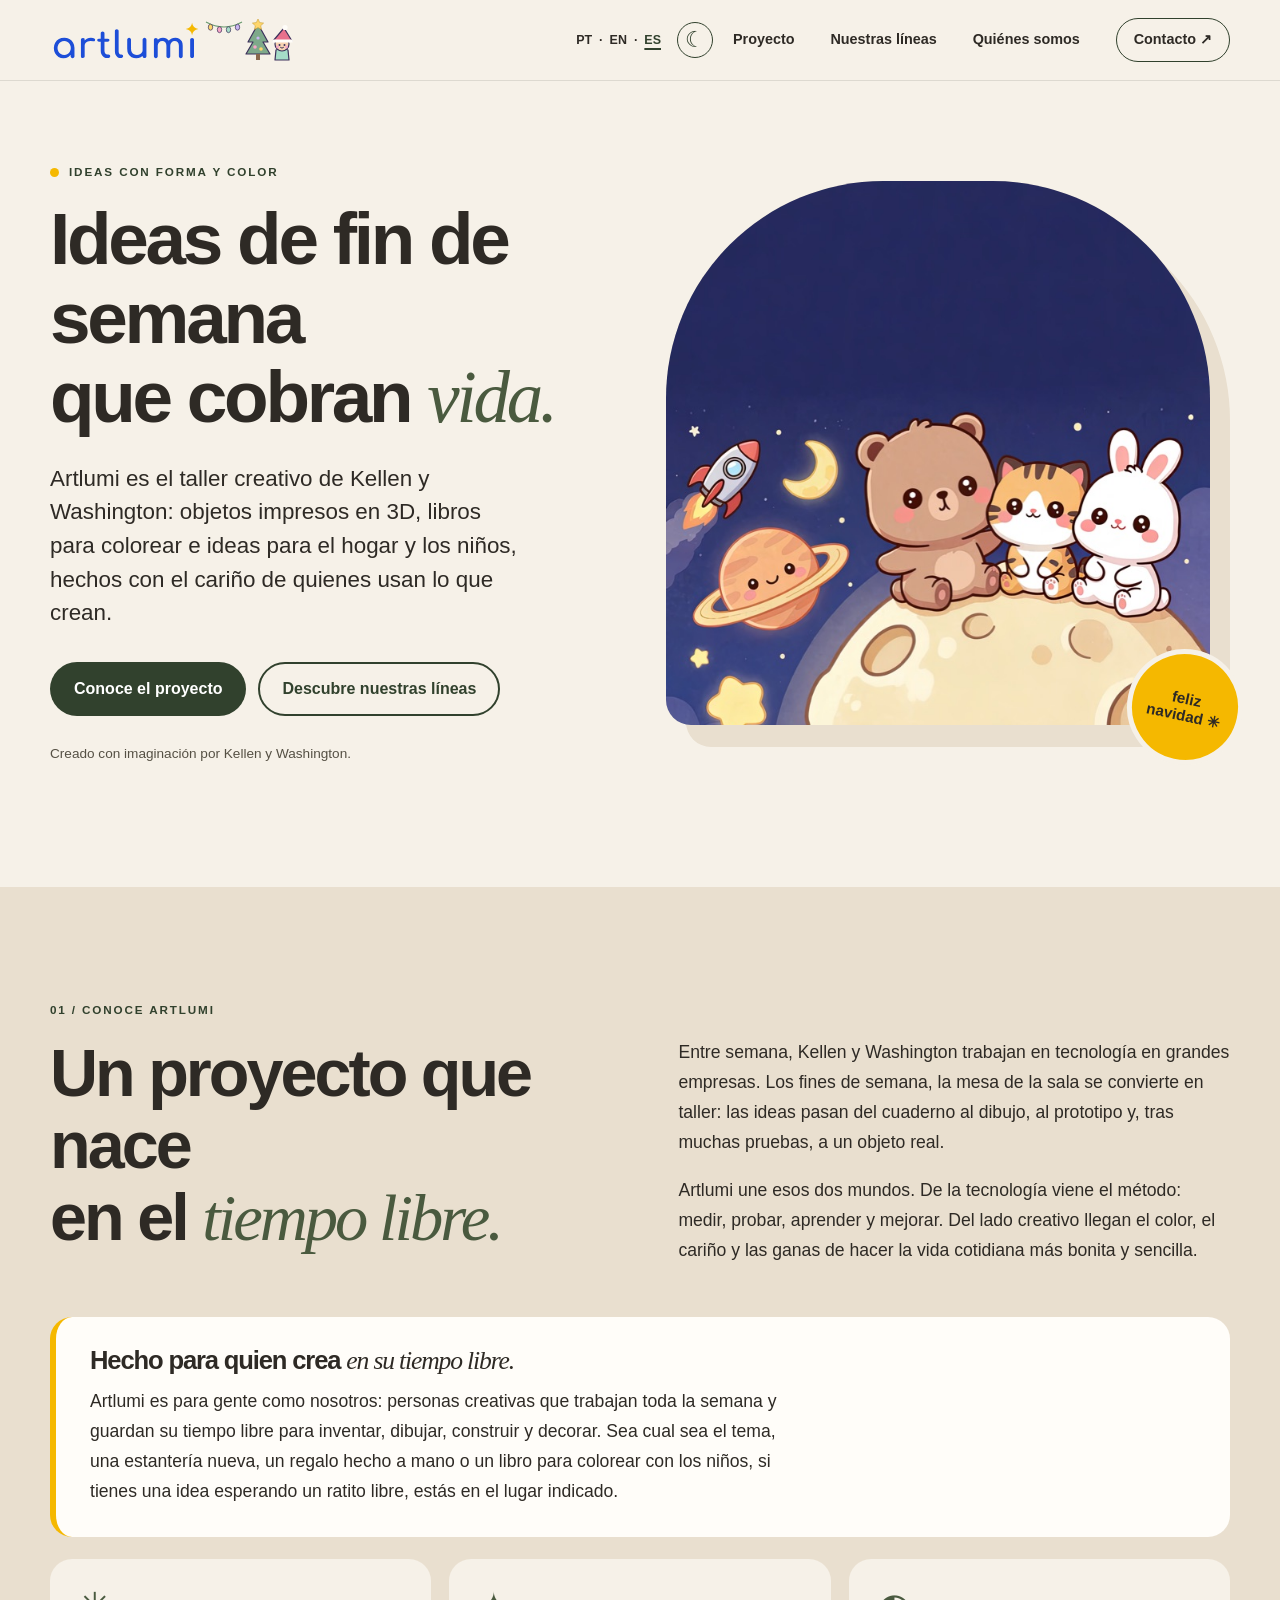
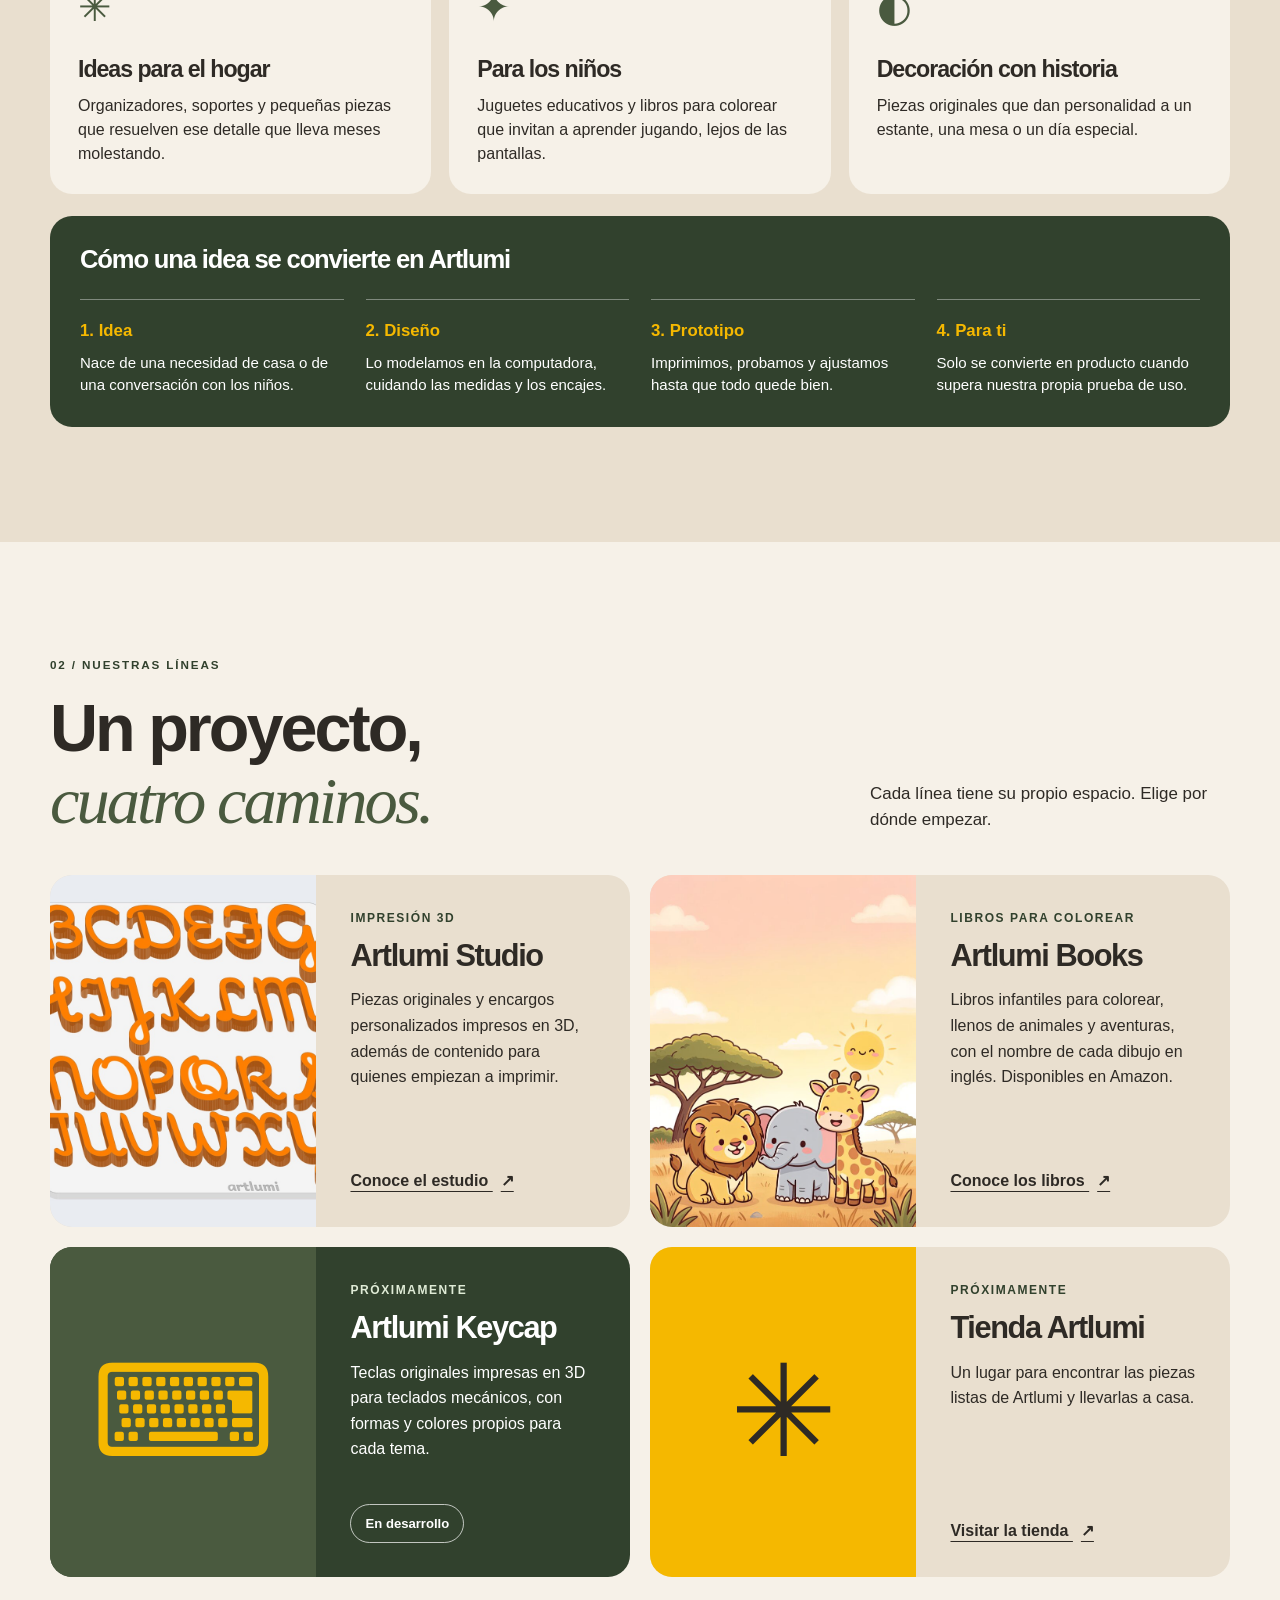
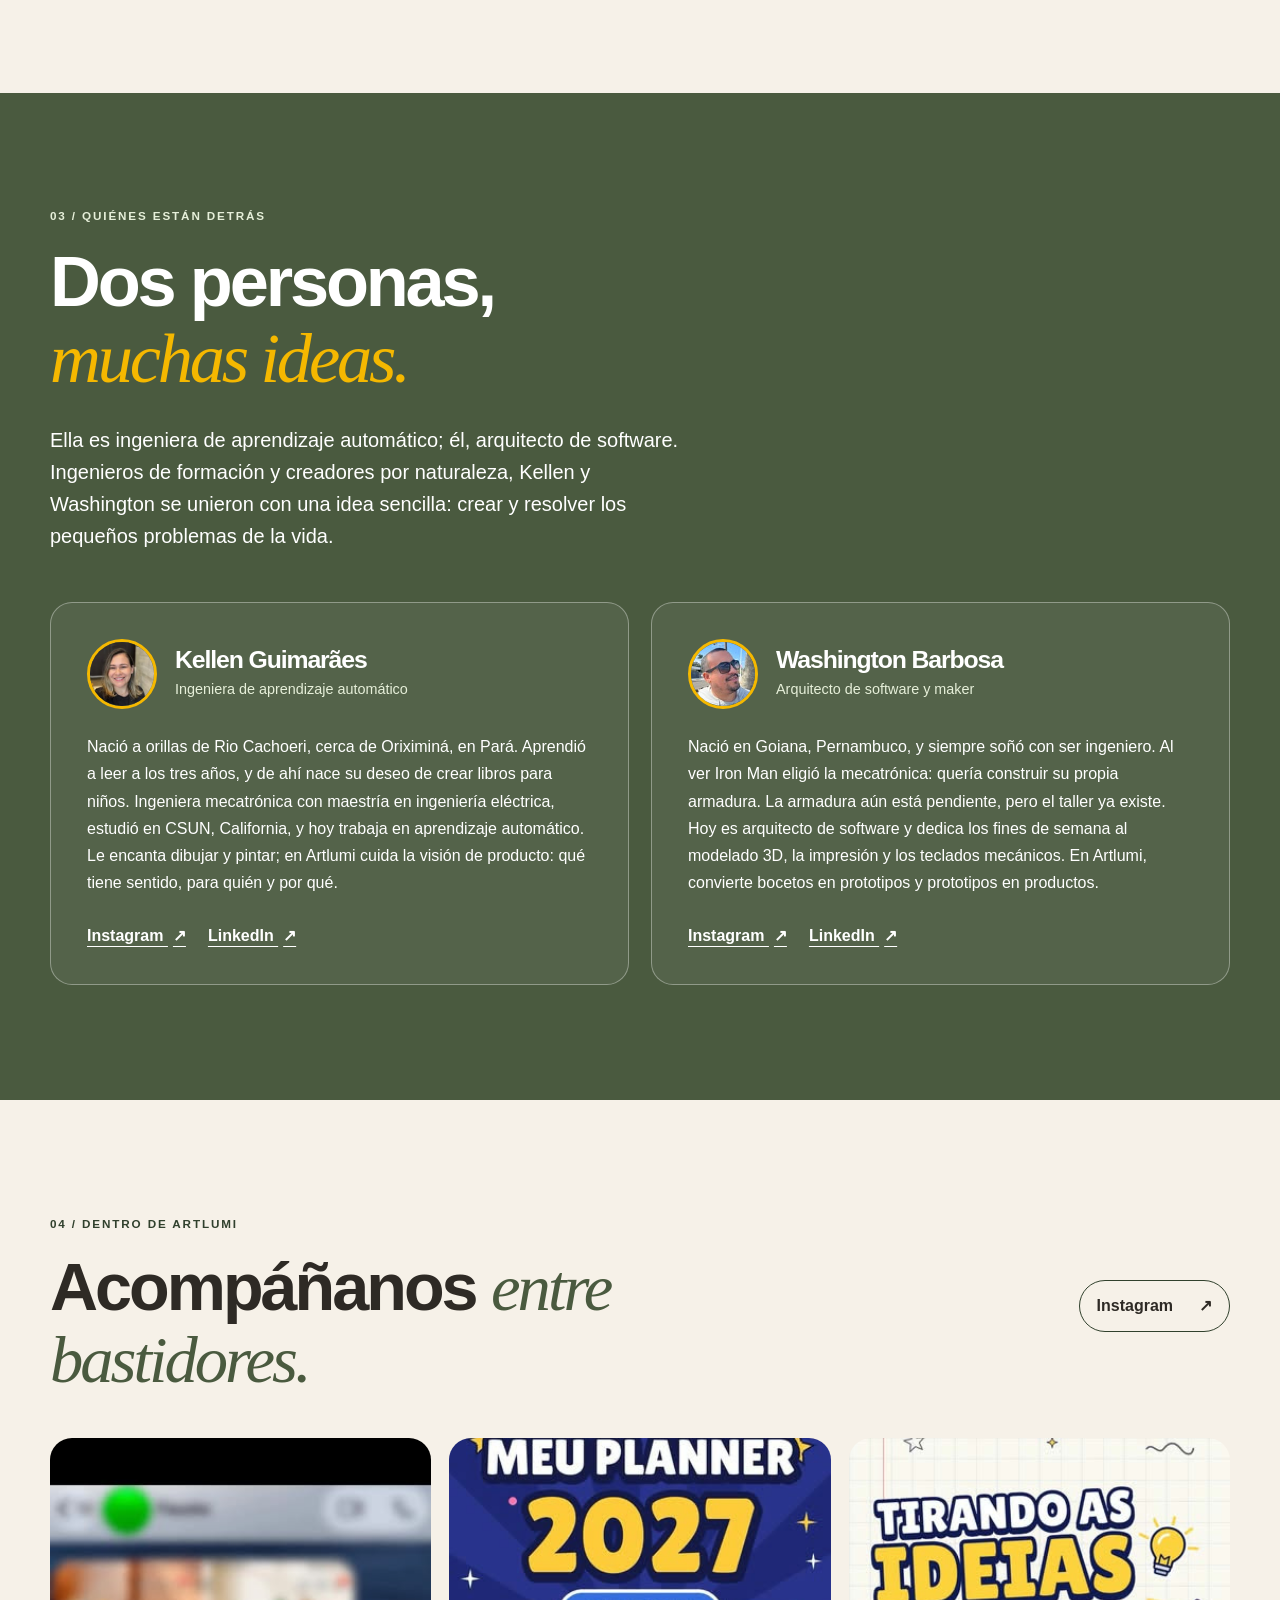
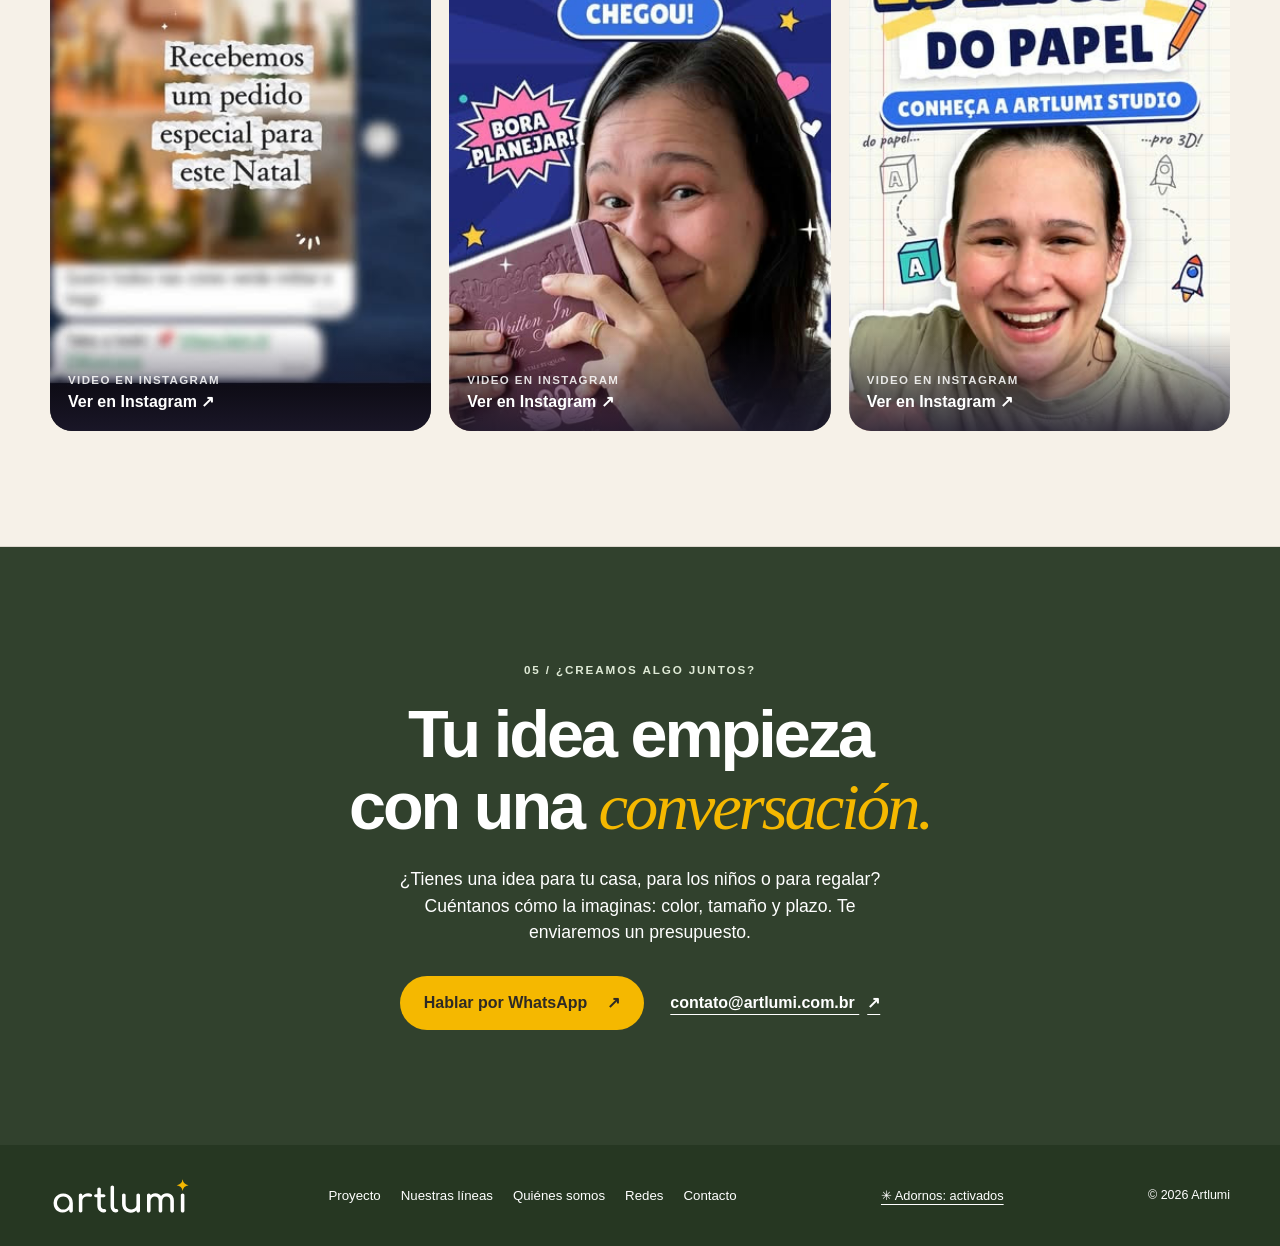
<file: es/index.html>
<!doctype html>
<html lang="es">
  <head>
    <meta charset="utf-8">
    <meta name="viewport" content="width=device-width, initial-scale=1">
    <meta name="description" content="Artlumi es el proyecto creativo de Kellen y Washington: impresión 3D, libros para colorear e ideas para el hogar, la infancia y la decoración.">
    <meta property="og:type" content="website">
    <meta property="og:locale" content="es_ES">
    <meta property="og:title" content="Artlumi | Ideas que toman forma">
    <meta property="og:description" content="Ideas de fin de semana que cobran vida: impresión 3D, libros para colorear y decoración original.">
    <meta property="og:image" content="https://artlumi.com.br/assets/img/livro-espaco.jpg">
    <meta property="og:url" content="https://artlumi.com.br/es/">
    <meta name="theme-color" content="#F6F1E8">
    <title>Artlumi | Ideas que toman forma</title>
    <link rel="canonical" href="https://artlumi.com.br/es/">
    <link rel="alternate" hreflang="pt-BR" href="https://artlumi.com.br/">
    <link rel="alternate" hreflang="en" href="https://artlumi.com.br/en/">
    <link rel="alternate" hreflang="es" href="https://artlumi.com.br/es/">
    <link rel="alternate" hreflang="x-default" href="https://artlumi.com.br/">
    <script>
      (() => {
        try {
          const saved = localStorage.getItem('artlumi-theme');
          if (saved === 'light' || saved === 'dark') document.documentElement.dataset.theme = saved;
          else if (matchMedia('(prefers-color-scheme: dark)').matches) document.documentElement.dataset.theme = 'dark';
          document.querySelector('meta[name="theme-color"]').content = document.documentElement.dataset.theme === 'dark' ? '#1e1a2e' : '#F6F1E8';
        } catch (_) { /* Optional preference. */ }
      })();
    </script>
    <link rel="icon" type="image/svg+xml" href="../assets/img/logo-artlumi.svg">
    <link rel="stylesheet" href="../assets/style.css?v=9">
    <script src="../assets/site.js?v=6" defer></script>
    <script src="../assets/seasons.js?v=4" defer></script>
  </head>
  <body>
    <header class="site-header">
      <div class="container header-inner">
        <a class="brand" href="#inicio" aria-label="Artlumi — inicio">
          <img src="../assets/img/logo-artlumi.svg" width="150" height="49" loading="lazy" alt="Artlumi">
        </a>
        <div class="header-tools">
          <nav class="language-switch" aria-label="Idioma"><a href="/" hreflang="pt-BR" lang="pt-BR">PT</a><span aria-hidden="true">·</span><a href="/en/" hreflang="en" lang="en">EN</a><span aria-hidden="true">·</span><a href="/es/" hreflang="es" lang="es" aria-current="true">ES</a></nav>
          <button class="theme-toggle" type="button" aria-label="Activar modo oscuro" aria-pressed="false"><span class="theme-icon" aria-hidden="true">☾</span></button>
        </div>
        <button class="menu-toggle" type="button" aria-controls="menu-principal" aria-expanded="false" aria-label="Abrir menú">
          <span></span><span></span><span></span>
        </button>
        <nav class="site-nav" id="menu-principal" aria-label="Navegación principal">
          <a href="#projeto">Proyecto</a>
          <a href="#vertentes">Nuestras líneas</a>
          <a href="#sobre">Quiénes somos</a>
          <a class="nav-contact" href="#contato">Contacto <span aria-hidden="true">↗&#xFE0E;</span></a>
        </nav>
      </div>
    </header>

    <main>
      <section class="hero" id="inicio" aria-labelledby="titulo-principal">
        <div class="container hero-grid">
          <div class="hero-copy">
            <p class="eyebrow"><span class="eyebrow-dot" aria-hidden="true"></span> IDEAS CON FORMA Y COLOR</p>
            <h1 id="titulo-principal">Ideas de fin de semana<br>que cobran <em>vida.</em></h1>
            <p class="hero-lead">Artlumi es el taller creativo de Kellen y Washington: objetos impresos en 3D, libros para colorear e ideas para el hogar y los niños, hechos con el cariño de quienes usan lo que crean.</p>
            <div class="hero-actions">
              <a class="button button-primary" href="#projeto">Conoce el proyecto</a>
              <a class="button button-outline" href="#vertentes">Descubre nuestras líneas</a>
            </div>
            <p class="hero-note">Creado con imaginación por Kellen y Washington.</p>
          </div>
          <div class="hero-media">
            <div class="hero-image-wrap">
              <img src="../assets/img/livro-espaco.jpg" width="681" height="900" alt="Portada del libro para colorear Espacio de Artlumi Books: un oso, un gatito y un conejo sentados en la Luna" fetchpriority="high">
            </div>
            <span class="media-sticker" aria-hidden="true">hecho<br>para<br>imaginar ✳︎</span>
          </div>
        </div>
      </section>

      <section class="section project-section" id="projeto" aria-labelledby="titulo-projeto">
        <div class="container">
          <p class="eyebrow">01 / CONOCE ARTLUMI</p>
          <div class="project-intro">
            <h2 id="titulo-projeto">Un proyecto que nace<br>en el <em>tiempo libre.</em></h2>
            <div class="project-copy">
              <p>Entre semana, Kellen y Washington trabajan en tecnología en grandes empresas. Los fines de semana, la mesa de la sala se convierte en taller: las ideas pasan del cuaderno al dibujo, al prototipo y, tras muchas pruebas, a un objeto real.</p>
              <p>Artlumi une esos dos mundos. De la tecnología viene el método: medir, probar, aprender y mejorar. Del lado creativo llegan el color, el cariño y las ganas de hacer la vida cotidiana más bonita y sencilla.</p>
            </div>
          </div>
          <div class="audience-band">
            <h3>Hecho para quien crea <em>en su tiempo libre.</em></h3>
            <p>Artlumi es para gente como nosotros: personas creativas que trabajan toda la semana y guardan su tiempo libre para inventar, dibujar, construir y decorar. Sea cual sea el tema, una estantería nueva, un regalo hecho a mano o un libro para colorear con los niños, si tienes una idea esperando un ratito libre, estás en el lugar indicado.</p>
          </div>
          <div class="pillars-grid">
            <article class="pillar-card"><span class="pillar-symbol" aria-hidden="true">✳&#xFE0E;</span><h3>Ideas para el hogar</h3><p>Organizadores, soportes y pequeñas piezas que resuelven ese detalle que lleva meses molestando.</p></article>
            <article class="pillar-card"><span class="pillar-symbol" aria-hidden="true">✦</span><h3>Para los niños</h3><p>Juguetes educativos y libros para colorear que invitan a aprender jugando, lejos de las pantallas.</p></article>
            <article class="pillar-card"><span class="pillar-symbol" aria-hidden="true">◐</span><h3>Decoración con historia</h3><p>Piezas originales que dan personalidad a un estante, una mesa o un día especial.</p></article>
          </div>
          <div class="process-band">
            <h3>Cómo una idea se convierte en Artlumi</h3>
            <ol class="process-steps">
              <li><strong>1. Idea</strong><p>Nace de una necesidad de casa o de una conversación con los niños.</p></li>
              <li><strong>2. Diseño</strong><p>Lo modelamos en la computadora, cuidando las medidas y los encajes.</p></li>
              <li><strong>3. Prototipo</strong><p>Imprimimos, probamos y ajustamos hasta que todo quede bien.</p></li>
              <li><strong>4. Para ti</strong><p>Solo se convierte en producto cuando supera nuestra propia prueba de uso.</p></li>
            </ol>
          </div>
        </div>
      </section>

      <section class="section ventures-section" id="vertentes" aria-labelledby="titulo-vertentes">
        <div class="container">
          <div class="section-heading">
            <div><p class="eyebrow">02 / NUESTRAS LÍNEAS</p><h2 id="titulo-vertentes">Un proyecto,<br><em>cuatro caminos.</em></h2></div>
            <p>Cada línea tiene su propio espacio. Elige por dónde empezar.</p>
          </div>
          <div class="ventures-grid">
            <article class="venture-card">
              <div class="venture-media"><img src="../assets/img/alfabeto-cursivo.jpg" width="1200" height="900" loading="lazy" alt="Letras cursivas de colores de un alfabeto encajable impreso en 3D"></div>
              <div class="venture-copy"><p class="venture-subtitle">Impresión 3D</p><h3>Artlumi Studio</h3><p>Piezas originales y encargos personalizados impresos en 3D, además de contenido para quienes empiezan a imprimir.</p><a href="https://studio.artlumi.com.br/" target="_blank" rel="noopener" aria-label="Conoce Artlumi Studio">Conoce el estudio <span aria-hidden="true">↗&#xFE0E;</span></a></div>
            </article>
            <article class="venture-card">
              <div class="venture-media"><img src="../assets/img/livro-safari.jpg" width="681" height="900" loading="lazy" alt="Portada del libro infantil para colorear Safari"></div>
              <div class="venture-copy"><p class="venture-subtitle">Libros para colorear</p><h3>Artlumi Books</h3><p>Libros infantiles para colorear, llenos de animales y aventuras, con el nombre de cada dibujo en inglés. Disponibles en Amazon.</p><a href="https://book.artlumi.com.br/" target="_blank" rel="noopener" aria-label="Conoce Artlumi Books">Conoce los libros <span aria-hidden="true">↗&#xFE0E;</span></a></div>
            </article>
            <article class="venture-card idea-card keycap-card">
              <div class="venture-media idea-illustration" aria-hidden="true">⌨</div>
              <div class="venture-copy"><p class="venture-subtitle">Próximamente</p><h3>Artlumi Keycap</h3><p>Teclas originales impresas en 3D para teclados mecánicos, con formas y colores propios para cada tema.</p><span class="venture-badge">En desarrollo</span></div>
            </article>
            <article class="venture-card idea-card store-card">
              <div class="venture-media idea-illustration" aria-hidden="true">✳︎</div>
              <div class="venture-copy"><p class="venture-subtitle">Próximamente</p><h3>Tienda Artlumi</h3><p>Un lugar para encontrar las piezas listas de Artlumi y llevarlas a casa.</p><a href="https://store.artlumi.com.br/" target="_blank" rel="noopener" aria-label="Visitar la Tienda Artlumi">Visitar la tienda <span aria-hidden="true">↗&#xFE0E;</span></a></div>
            </article>
          </div>
        </div>
      </section>

      <section class="section about-section" id="sobre" aria-labelledby="titulo-sobre">
        <div class="container">
          <p class="eyebrow">03 / QUIÉNES ESTÁN DETRÁS</p>
          <h2 id="titulo-sobre">Dos personas,<br><em>muchas ideas.</em></h2>
          <p class="about-lead">Ella es ingeniera de aprendizaje automático; él, arquitecto de software. Ingenieros de formación y creadores por naturaleza, Kellen y Washington se unieron con una idea sencilla: crear y resolver los pequeños problemas de la vida.</p>
          <div class="bios-grid">
            <article class="bio-card">
              <div class="bio-header"><img class="bio-photo" src="../assets/img/perfil/kellen.jpg?v=1" width="150" height="150" loading="lazy" alt="Foto de Kellen Guimarães"><div><h3>Kellen Guimarães</h3><p class="bio-role">Ingeniera de aprendizaje automático</p></div></div>
              <p>Nació a orillas de Rio Cachoeri, cerca de Oriximiná, en Pará. Aprendió a leer a los tres años, y de ahí nace su deseo de crear libros para niños. Ingeniera mecatrónica con maestría en ingeniería eléctrica, estudió en CSUN, California, y hoy trabaja en aprendizaje automático. Le encanta dibujar y pintar; en Artlumi cuida la visión de producto: qué tiene sentido, para quién y por qué.</p>
              <div class="bio-links"><a href="https://www.instagram.com/kellen.ag/" target="_blank" rel="noopener" aria-label="Instagram de Kellen">Instagram <span aria-hidden="true">↗&#xFE0E;</span></a><a href="https://www.linkedin.com/in/kellenguimaraes" target="_blank" rel="noopener" aria-label="LinkedIn de Kellen">LinkedIn <span aria-hidden="true">↗&#xFE0E;</span></a></div>
            </article>
            <article class="bio-card">
              <div class="bio-header"><img class="bio-photo" src="../assets/img/perfil/washington.jpg?v=1" width="150" height="150" loading="lazy" alt="Foto de Washington Barbosa"><div><h3>Washington Barbosa</h3><p class="bio-role">Arquitecto de software y maker</p></div></div>
              <p>Nació en Goiana, Pernambuco, y siempre soñó con ser ingeniero. Al ver Iron Man eligió la mecatrónica: quería construir su propia armadura. La armadura aún está pendiente, pero el taller ya existe. Hoy es arquitecto de software y dedica los fines de semana al modelado 3D, la impresión y los teclados mecánicos. En Artlumi, convierte bocetos en prototipos y prototipos en productos.</p>
              <div class="bio-links"><a href="https://www.instagram.com/washingtonban/" target="_blank" rel="noopener" aria-label="Instagram de Washington">Instagram <span aria-hidden="true">↗&#xFE0E;</span></a><a href="https://www.linkedin.com/in/washingtonban/" target="_blank" rel="noopener" aria-label="LinkedIn de Washington">LinkedIn <span aria-hidden="true">↗&#xFE0E;</span></a></div>
            </article>
          </div>
        </div>
      </section>

      <section class="section social-section" id="redes" aria-labelledby="titulo-redes">
        <div class="container social-inner">
          <div><p class="eyebrow">04 / DENTRO DE ARTLUMI</p><h2 id="titulo-redes">Acompáñanos <em>entre bastidores.</em></h2></div>
          <div class="social-links" aria-label="Redes sociales">
            <a class="social-link" data-config="instagram" target="_blank" rel="noopener" hidden>Instagram <span aria-hidden="true">↗&#xFE0E;</span></a>
            <a class="social-link" data-config="tiktok" target="_blank" rel="noopener" hidden>TikTok <span aria-hidden="true">↗&#xFE0E;</span></a>
            <a class="social-link" data-config="youtube" target="_blank" rel="noopener" hidden>YouTube <span aria-hidden="true">↗&#xFE0E;</span></a>
            <p class="coming-soon" id="redes-em-breve">Próximamente <span aria-hidden="true">✳&#xFE0E;</span></p>
          </div>
        </div>
        <div class="container insta-grid" aria-label="Destacados de Instagram">
            <a class="insta-card" href="https://www.instagram.com/artlumi.studio/reel/DfN92z4RGuE/" target="_blank" rel="noopener"><img src="../assets/img/bastidores/post-1.jpg?v=1" width="360" height="640" loading="lazy" alt=""><span class="insta-caption"><small>Video en Instagram</small>Un pedido especial para esta Navidad <span aria-hidden="true">↗&#xFE0E;</span></span></a>
            <a class="insta-card" href="https://www.instagram.com/artlumi.studio/reel/DfK7T-JJ5QY/" target="_blank" rel="noopener"><img src="../assets/img/bastidores/post-2.jpg?v=2" width="360" height="640" loading="lazy" alt=""><span class="insta-caption"><small>Video en Instagram</small>¡Llegó mi planner 2027! <span aria-hidden="true">↗&#xFE0E;</span></span></a>
            <a class="insta-card" href="https://www.instagram.com/kellen.ag/reel/DfHVbZzsdTD/" target="_blank" rel="noopener"><img src="../assets/img/bastidores/post-3.jpg?v=2" width="360" height="640" loading="lazy" alt=""><span class="insta-caption"><small>Video en Instagram</small>Sacando las ideas del papel <span aria-hidden="true">↗&#xFE0E;</span></span></a>
        </div>
      </section>

      <section class="section contact-section" id="contato" aria-labelledby="titulo-contato">
        <div class="container contact-inner">
          <p class="eyebrow">05 / ¿CREAMOS ALGO JUNTOS?</p>
          <h2 id="titulo-contato">Tu idea empieza<br>con una <em>conversación.</em></h2>
          <p>¿Tienes una idea para tu casa, para los niños o para regalar? Cuéntanos cómo la imaginas: color, tamaño y plazo. Te enviaremos un presupuesto.</p>
          <div class="contact-actions">
            <a class="button button-yellow" data-config="whatsapp" hidden>Hablar por WhatsApp <span aria-hidden="true">↗&#xFE0E;</span></a>
            <a class="contact-email" data-config="email" href="mailto:contato@artlumi.com.br">contato@artlumi.com.br <span aria-hidden="true">↗&#xFE0E;</span></a>
          </div>
        </div>
      </section>
    </main>

    <footer class="site-footer">
      <div class="container footer-inner">
        <a href="#inicio" aria-label="Artlumi — volver al inicio"><img src="../assets/img/logo-artlumi-branco.svg" width="150" height="49" loading="lazy" alt="Artlumi"></a>
        <nav aria-label="Navegación del pie de página"><a href="#projeto">Proyecto</a><a href="#vertentes">Nuestras líneas</a><a href="#sobre">Quiénes somos</a><a href="#redes">Redes</a><a href="#contato">Contacto</a></nav>
        <button class="decor-toggle" type="button" aria-pressed="true">✳︎ Adornos: activados</button>
        <small>© 2026 Artlumi</small>
      </div>
    </footer>
  </body>
</html>
</file>
<file: assets/style.css>
:root {
  color-scheme: light;
  --green: #4a5a3f;
  --green-dark: #31412d;
  --beige: #e9dfcf;
  --cream: #f6f1e8;
  --ink: #2e2a25;
  --blue: #1d4ed8;
  --yellow: #f5b800;
  --white: #fffdf9;
  --radius: 22px;
}

*, *::before, *::after { box-sizing: border-box; }
html { scroll-behavior: smooth; scroll-padding-top: 96px; }
body { margin: 0; padding-top: 80px; min-width: 320px; color: var(--ink); background: var(--cream); font-family: "Avenir Next", Avenir, "Segoe UI", sans-serif; line-height: 1.5; }
img { display: block; max-width: 100%; }
a { color: inherit; }
button { font: inherit; }
[hidden] { display: none !important; }
:focus-visible { outline: 3px solid var(--blue); outline-offset: 4px; }
.container { width: min(100% - 48px, 1180px); margin-inline: auto; }
.section { padding-block: clamp(72px, 9vw, 128px); }
.eyebrow { margin: 0 0 20px; color: var(--green-dark); font-size: .73rem; font-weight: 800; letter-spacing: .16em; line-height: 1.4; }
h1, h2, h3, p { overflow-wrap: break-word; }
h1, h2, h3 { margin-top: 0; line-height: 1.08; letter-spacing: -.045em; }
h1, h2 { font-weight: 800; }
h2 { margin-bottom: 0; font-size: clamp(2.65rem, 5.2vw, 5rem); }
em { font-family: Georgia, serif; font-weight: 400; }
.button { display: inline-flex; align-items: center; justify-content: center; gap: 20px; min-height: 52px; padding: 13px 22px; border: 2px solid transparent; border-radius: 999px; font-weight: 800; text-decoration: none; text-align: center; transition: transform .2s ease, background-color .2s ease, color .2s ease; }
.button:hover, .social-link:hover { transform: translateY(-3px); }
.button-primary { color: #fff; background: var(--green-dark); }
.button-primary:hover { background: #263722; }
.button-outline { border-color: var(--green-dark); color: var(--green-dark); }
.button-outline:hover { background: var(--beige); }

.site-header { position: fixed; z-index: 20; top: 0; right: 0; left: 0; border-bottom: 1px solid rgba(46,42,37,.12); background: var(--cream); }
.header-inner { display: flex; align-items: center; justify-content: space-between; min-height: 80px; gap: 20px; }
.brand { display: inline-flex; flex: none; align-items: center; }
.brand img { width: 150px; height: auto; }
.site-nav { display: flex; align-items: center; gap: clamp(18px, 2.8vw, 38px); }
.site-nav a { font-size: .9rem; font-weight: 700; text-decoration: none; }
.site-nav a:hover, .site-footer a:hover { text-decoration: underline; text-underline-offset: 5px; }
.site-nav .nav-contact { padding: 10px 17px; border: 1px solid var(--green-dark); border-radius: 999px; }
.menu-toggle { display: none; }

.hero { overflow: hidden; padding-block: clamp(38px, 5vw, 72px) clamp(72px, 8vw, 120px); }
.hero-grid { display: grid; grid-template-columns: minmax(0, 1fr) minmax(0, 1.02fr); align-items: center; gap: clamp(30px, 5vw, 72px); }
.hero-copy { padding-block: 20px; }
.hero .eyebrow { display: flex; align-items: center; gap: 10px; }
.eyebrow-dot { width: 9px; height: 9px; border-radius: 50%; background: var(--yellow); }
.hero h1 { max-width: 680px; margin-bottom: 24px; font-size: clamp(3.4rem, 5.7vw, 5.7rem); }
.hero h1 em { color: var(--green); }
.hero-lead { max-width: 480px; margin: 0 0 32px; font-size: clamp(1.1rem, 1.8vw, 1.4rem); line-height: 1.5; }
.hero-actions { display: flex; flex-wrap: wrap; gap: 12px; }
.hero-note { margin: 28px 0 0; color: #555044; font-size: .85rem; }
.hero-media { position: relative; min-width: 0; padding: 0 20px 22px 0; }
.hero-image-wrap { overflow: hidden; aspect-ratio: 1 / 1; border-radius: 40% 40% 25px 25px; background: var(--beige); box-shadow: 20px 22px 0 var(--beige); }
.hero-image-wrap img { width: 100%; height: 100%; object-fit: cover; }
.media-sticker { position: absolute; right: -13px; bottom: -18px; display: grid; place-items: center; width: 116px; height: 116px; border: 5px solid var(--cream); border-radius: 50%; color: var(--ink); background: var(--yellow); font-size: .95rem; font-weight: 800; line-height: 1.12; text-align: center; transform: rotate(12deg); }

.project-section { background: var(--beige); }
.project-intro { display: grid; grid-template-columns: minmax(0, 1fr) minmax(0, 1fr); gap: clamp(30px, 6vw, 80px); align-items: start; }
.project-intro h2 em, .ventures-section h2 em { color: var(--green); }
.project-copy p { margin: 0 0 18px; font-size: 1.1rem; line-height: 1.7; }
.project-copy p:last-child { margin-bottom: 0; }
.audience-band { margin-top: 52px; padding: 30px 34px; border-left: 6px solid var(--yellow); border-radius: var(--radius); background: var(--white); }
.audience-band h3 { margin-bottom: 12px; font-size: 1.6rem; }
.audience-band p { max-width: 72ch; margin: 0; font-size: 1.1rem; line-height: 1.7; }
.pillars-grid { display: grid; grid-template-columns: repeat(3, minmax(0, 1fr)); gap: 18px; margin-top: 22px; }
.pillar-card { min-width: 0; padding: 28px; border-radius: var(--radius); background: var(--cream); }
.pillar-symbol { display: block; margin-bottom: 30px; color: var(--green); font-size: 2.5rem; line-height: 1; }
.pillar-card h3 { margin-bottom: 12px; font-size: 1.45rem; }
.pillar-card p { margin: 0; }
.process-band { margin-top: 22px; padding: 30px; border-radius: var(--radius); color: #fff; background: var(--green-dark); }
.process-band h3 { margin-bottom: 26px; font-size: 1.6rem; }
.process-steps { display: grid; grid-template-columns: repeat(4, minmax(0, 1fr)); gap: 22px; margin: 0; padding: 0; list-style: none; }
.process-steps li { min-width: 0; padding-top: 18px; border-top: 1px solid rgba(255,255,255,.38); }
.process-steps strong { color: var(--yellow); font-size: 1.05rem; }
.process-steps p { margin: 8px 0 0; font-size: .94rem; }
.ventures-section { background: var(--cream); }
.section-heading { display: flex; align-items: end; justify-content: space-between; gap: 30px; margin-bottom: 38px; }
.section-heading > p { max-width: 360px; margin: 0 0 5px; font-size: 1.06rem; }
.ventures-grid { display: grid; grid-template-columns: repeat(2, minmax(0, 1fr)); gap: 20px; }
.venture-card { display: grid; grid-template-columns: minmax(0, .85fr) minmax(0, 1fr); overflow: hidden; min-width: 0; min-height: 330px; border-radius: var(--radius); background: var(--beige); }
.venture-media { min-width: 0; min-height: 100%; background: var(--beige); }
.venture-media img { width: 100%; height: 100%; object-fit: cover; }
.venture-copy { display: flex; flex-direction: column; align-items: flex-start; min-width: 0; padding: clamp(22px, 3vw, 34px); }
.venture-subtitle { margin: 0 0 12px; color: var(--green-dark); font-size: .75rem; font-weight: 800; letter-spacing: .13em; text-transform: uppercase; }
.venture-copy h3 { margin-bottom: 15px; font-size: clamp(1.55rem, 2.4vw, 2.15rem); }
.venture-copy > p:not(.venture-subtitle) { margin: 0 0 24px; line-height: 1.6; }
.venture-copy a { margin-top: auto; font-weight: 800; text-decoration-thickness: 1px; text-underline-offset: 5px; }
.venture-copy a span { margin-left: 8px; }
.idea-card { color: #fff; background: var(--green-dark); }
.idea-card .venture-subtitle { color: #dfebd6; }
.idea-illustration { display: grid; place-items: center; color: var(--yellow); background: var(--green); font-size: clamp(5rem, 10vw, 9rem); line-height: 1; }
.venture-badge { display: inline-flex; margin-top: auto; padding: 9px 14px; border: 1px solid rgba(255,255,255,.7); border-radius: 999px; font-size: .82rem; font-weight: 800; }
.store-card { color: var(--ink); background: var(--beige); }
.store-card .venture-subtitle { color: var(--green-dark); }
.store-card .idea-illustration { color: var(--ink); background: var(--yellow); }
.about-section { color: #fff; background: var(--green); }
.about-section .eyebrow { color: #e6efd9; }
.about-section h2 { font-size: clamp(2.6rem, 5.5vw, 5.5rem); }
.about-section h2 em { color: var(--yellow); }
.bios-grid { display: grid; grid-template-columns: repeat(2, minmax(0, 1fr)); gap: 22px; margin-top: 50px; }
.about-lead { max-width: 640px; margin: 28px 0 0; font-size: clamp(1.05rem, 1.6vw, 1.25rem); line-height: 1.6; }
.bio-card { display: flex; flex-direction: column; min-width: 0; padding: clamp(24px, 3vw, 36px); border: 1px solid rgba(255,255,255,.35); border-radius: var(--radius); background: rgba(255,255,255,.06); }
.bio-header { display: flex; align-items: center; gap: 18px; margin-bottom: 24px; }
.bio-header > div { min-width: 0; }
.bio-photo { flex: none; width: 70px; height: 70px; border: 3px solid var(--yellow); border-radius: 50%; object-fit: cover; background: var(--beige); }
.bio-initials { display: grid; flex: none; place-items: center; width: 70px; height: 70px; border-radius: 50%; color: var(--ink); background: var(--yellow); font-weight: 800; font-size: 1.2rem; }
.bio-header h3 { margin-bottom: 5px; font-size: 1.55rem; }
.bio-role { margin: 0; color: #e6efd9; font-size: .9rem; }
.bio-card > p { margin: 0 0 28px; line-height: 1.7; }
.bio-links { display: flex; flex-wrap: wrap; gap: 12px 22px; margin-top: auto; }
.bio-links a { font-weight: 800; text-decoration-thickness: 1px; text-underline-offset: 5px; }
.bio-links a span { margin-left: 5px; }

.social-section { border-bottom: 1px solid rgba(46,42,37,.13); }
.social-inner { display: flex; align-items: center; justify-content: space-between; gap: 36px; }
.social-inner h2 { max-width: 650px; }
.social-inner h2 em { color: var(--green); }
.social-links { display: flex; flex: none; flex-wrap: wrap; gap: 10px; max-width: 440px; }
.social-link { display: inline-flex; align-items: center; justify-content: space-between; gap: 26px; min-width: 130px; padding: 13px 17px; border: 1px solid var(--green-dark); border-radius: 999px; font-weight: 800; text-decoration: none; transition: transform .2s ease; }
.coming-soon { margin: 0; padding: 16px 24px; border: 1px solid var(--green); border-radius: 999px; color: var(--green-dark); font-weight: 800; }
.insta-grid { display: grid; grid-template-columns: repeat(3, minmax(0, 1fr)); gap: 18px; margin-top: 42px; }
.insta-card { position: relative; display: block; overflow: hidden; min-width: 0; aspect-ratio: 9 / 14; border-radius: var(--radius); color: #fff; background: var(--beige); text-decoration: none; }
.insta-card img { width: 100%; height: 100%; object-fit: cover; transition: transform .3s ease; }
.insta-card:hover img { transform: scale(1.03); }
.insta-caption { position: absolute; right: 0; bottom: 0; left: 0; display: block; padding: 42px 18px 18px; background: linear-gradient(transparent, rgba(30,26,46,.85)); font-weight: 800; line-height: 1.3; }
.insta-caption small { display: block; margin-bottom: 4px; font-size: .72rem; letter-spacing: .12em; text-transform: uppercase; opacity: .85; }
.coming-soon span { margin-left: 14px; color: var(--blue); }

.contact-section { color: #fff; background: var(--green-dark); text-align: center; }
.contact-inner { display: flex; flex-direction: column; align-items: center; }
.contact-section .eyebrow { color: #dfead6; }
.contact-section h2 { max-width: 900px; }
.contact-section h2 em { color: var(--yellow); }
.contact-inner > p:not(.eyebrow) { max-width: 490px; margin: 24px 0 30px; font-size: 1.1rem; }
.contact-actions { display: flex; flex-wrap: wrap; align-items: center; justify-content: center; gap: 18px 26px; }
.button-yellow { color: var(--ink); background: var(--yellow); }
.button-yellow:hover { background: #ffd04b; }
.contact-email { color: #fff; font-weight: 800; text-decoration-thickness: 1px; text-underline-offset: 6px; }
.contact-email span { margin-left: 8px; }
.site-footer { padding-block: 28px; color: #fff; background: #263722; }
.footer-inner { display: flex; align-items: center; justify-content: space-between; gap: 24px; }
.footer-inner img { width: 140px; height: auto; }
.site-footer nav { display: flex; flex-wrap: wrap; gap: 12px 20px; }
.site-footer a { font-size: .83rem; text-decoration: none; }
.site-footer small { white-space: nowrap; font-size: .78rem; }

@media (max-width: 980px) {
  .project-intro { grid-template-columns: 1fr; gap: 26px; }
  .process-steps { grid-template-columns: repeat(2, minmax(0, 1fr)); }
  .venture-card { grid-template-columns: 1fr; }
  .venture-media { min-height: 240px; max-height: 280px; }
  .footer-inner { flex-wrap: wrap; }
}

@media (max-width: 720px) {
  html { scroll-padding-top: 76px; }
  body { padding-top: 68px; }
  .container { width: min(100% - 32px, 1180px); }
  .header-inner { min-height: 68px; }
  .brand img { width: 124px; }
  .menu-toggle { display: flex; flex-direction: column; align-items: center; justify-content: center; gap: 5px; width: 44px; height: 44px; border: 1px solid var(--green-dark); border-radius: 50%; color: var(--green-dark); background: transparent; cursor: pointer; }
  .menu-toggle span { display: block; width: 18px; height: 2px; border-radius: 2px; background: currentColor; }
  .site-nav { position: absolute; top: 68px; right: 0; left: 0; display: none; flex-direction: column; align-items: stretch; gap: 0; padding: 12px 16px 20px; border-bottom: 1px solid rgba(46,42,37,.12); background: var(--cream); box-shadow: 0 12px 22px rgba(46,42,37,.1); }
  .site-nav.is-open { display: flex; }
  .site-nav a { padding: 12px 8px; }
  .site-nav .nav-contact { margin-top: 5px; padding: 12px; text-align: center; }
  .hero { padding-block: 34px 82px; }
  .hero-grid { grid-template-columns: 1fr; gap: 30px; }
  .hero-copy { padding: 0; }
  .hero h1 { margin-bottom: 18px; font-size: clamp(3.25rem, 12vw, 5rem); }
  .hero-lead { margin-bottom: 24px; }
  .hero-note { margin-top: 20px; }
  .hero-media { width: min(100% - 12px, 500px); margin-inline: auto; }
  .media-sticker { right: -8px; bottom: -22px; width: 90px; height: 90px; font-size: .73rem; }
  .insta-grid { grid-template-columns: none; grid-auto-flow: column; grid-auto-columns: 72%; overflow-x: auto; scroll-snap-type: x mandatory; padding-bottom: 6px; }
  .insta-card { scroll-snap-align: start; }
  .section-heading, .social-inner { align-items: start; flex-direction: column; gap: 18px; }
  .section-heading { margin-bottom: 28px; }
  .section-heading > p { max-width: 550px; }
  .audience-band { margin-top: 38px; }
  .pillars-grid { grid-template-columns: 1fr; gap: 14px; margin-top: 14px; }
  .pillar-symbol { margin-bottom: 18px; }
  .ventures-grid, .bios-grid { grid-template-columns: 1fr; }
  .venture-card { grid-template-columns: minmax(0, .8fr) minmax(0, 1fr); min-height: 300px; }
  .venture-media { max-height: none; }
  .social-links { flex: auto; }
}

@media (max-width: 520px) {
  .section { padding-block: 72px; }
  .process-band, .audience-band { padding: 24px; }
  .process-steps { grid-template-columns: 1fr; gap: 18px; }
  .venture-card { grid-template-columns: 1fr; }
  .venture-media { min-height: 220px; max-height: 240px; }
  .venture-copy { min-height: 270px; }
  .bio-header { align-items: flex-start; }
  .bio-initials, .bio-photo { width: 58px; height: 58px; }
  .hero-actions .button { width: 100%; }
  .contact-actions { flex-direction: column; }
  .footer-inner { flex-direction: column; align-items: flex-start; }
  .site-footer nav { gap: 12px 16px; }
}

@media (prefers-reduced-motion: reduce) {
  html { scroll-behavior: auto; }
  *, *::before, *::after { transition-duration: .01ms !important; }
}

/* Language and appearance controls */
.header-tools { display: flex; align-items: center; gap: 14px; margin-left: auto; }
.language-switch { display: flex; align-items: center; gap: 5px; white-space: nowrap; font-size: .78rem; font-weight: 800; }
.language-switch a { padding: 5px 2px; text-decoration: none; }
.language-switch a[aria-current="true"] { color: var(--green-dark); text-decoration: underline; text-decoration-thickness: 2px; text-underline-offset: 4px; }
.theme-toggle { display: grid; flex: none; place-items: center; width: 36px; height: 36px; border: 1px solid var(--green-dark); border-radius: 50%; color: var(--green-dark); background: transparent; cursor: pointer; }
.theme-icon { font-size: 1.35rem; line-height: 1; }
.decor-toggle { border: 0; color: inherit; background: transparent; cursor: pointer; font-size: .8rem; text-decoration: underline; text-underline-offset: 4px; }
@media (min-width: 721px) and (max-width: 1050px) { .header-inner { gap: 12px; } .site-nav { gap: 12px; } .site-nav a { font-size: .8rem; } .brand img { width: 125px; } }
@media (max-width: 720px) { .header-inner { gap: 8px; } .header-tools { gap: 6px; } .language-switch { font-size: .7rem; gap: 3px; } .theme-toggle { width: 32px; height: 32px; } .menu-toggle { flex: none; } }
@media (max-width: 380px) { .brand img { width: 100px; } .header-tools { gap: 4px; } }

/* Night palette. The media rule also covers visitors before JavaScript loads. */
:root[data-theme="dark"] {
  color-scheme: dark;
  --green: #a6dcc8; --green-dark: #c9b6f2; --beige: #262038; --cream: #1e1a2e;
  --ink: #f7efe4; --blue: #c9b6f2; --yellow: #ffd66b; --white: #342c4d;
}
@media (prefers-color-scheme: dark) {
  :root:not([data-theme="light"]) {
    color-scheme: dark;
    --green: #a6dcc8; --green-dark: #c9b6f2; --beige: #262038; --cream: #1e1a2e;
    --ink: #f7efe4; --blue: #c9b6f2; --yellow: #ffd66b; --white: #342c4d;
  }
}
:root[data-theme="dark"] body, :root:not([data-theme="light"]) body { background-color: var(--cream); }
:root[data-theme="dark"] .site-header, :root[data-theme="dark"] .site-nav { background: #1e1a2e; border-color: #4d4167; }
:root[data-theme="dark"] .brand img { content: url('img/logo-artlumi-branco.svg'); }
:root[data-theme="dark"] .hero, :root[data-theme="dark"] .ventures-section, :root[data-theme="dark"] .social-section { background-color: #1e1a2e; background-image: radial-gradient(circle, #c9b6f255 1px, transparent 2px), radial-gradient(circle, #ffd66b33 1px, transparent 2px); background-size: 117px 109px, 163px 151px; }
:root[data-theme="dark"] .project-section { background: #262038; }
:root[data-theme="dark"] .audience-band, :root[data-theme="dark"] .pillar-card, :root[data-theme="dark"] .venture-card:not(.idea-card), :root[data-theme="dark"] .bio-card { background: #342c4d; }
:root[data-theme="dark"] .venture-media { background: #2d2643; }
:root[data-theme="dark"] .process-band, :root[data-theme="dark"] .keycap-card, :root[data-theme="dark"] .contact-section { color: #f7efe4; background: #2d2643; }
:root[data-theme="dark"] .about-section { color: #f7efe4; background: #262038; }
:root[data-theme="dark"] .bio-role, :root[data-theme="dark"] .about-section .eyebrow, :root[data-theme="dark"] .contact-section .eyebrow, :root[data-theme="dark"] .idea-card .venture-subtitle { color: #cfc3dd; }
:root[data-theme="dark"] .hero-note { color: #cfc3dd; }
:root[data-theme="dark"] .button-primary { color: #1e1a2e; background: #c9b6f2; }
:root[data-theme="dark"] .button-primary:hover { background: #e0d3fa; }
:root[data-theme="dark"] .button-outline:hover { background: #342c4d; }
:root[data-theme="dark"] .store-card { color: #f7efe4; background: #342c4d; }
:root[data-theme="dark"] .store-card .idea-illustration { color: #1e1a2e; }
:root[data-theme="dark"] .idea-illustration { color: #ffd66b; background: #4b3c68; }
:root[data-theme="dark"] .media-sticker, :root[data-theme="dark"] .bio-initials, :root[data-theme="dark"] .button-yellow { color: #1e1a2e; }
:root[data-theme="dark"] .hero-image-wrap { box-shadow: 20px 22px 0 #342c4d; }
:root[data-theme="dark"] .site-footer { background: #181425; }
:root[data-theme="dark"] .contact-email { color: #f7efe4; }
:root[data-theme="dark"] .hero .eyebrow-dot { box-shadow: 0 0 16px #ffd66b; animation: star-glow 3s ease-in-out infinite alternate; }
@keyframes star-glow { to { opacity: .55; } }
@media (prefers-reduced-motion: reduce) { :root[data-theme="dark"] .hero .eyebrow-dot { animation: none; } }

/* Seasonal detail next to the logo. Decorative only: no layout impact, one short animation on load. */
.brand { position: relative; }
.season-scene { position: absolute; top: 50%; left: calc(100% + 4px); width: 90px; height: 44px; color: #6f5b91; pointer-events: none; transform: translateY(-50%); }
.season-scene svg { display: block; width: 100%; height: 100%; overflow: visible; }
:root[data-theme="dark"] .season-scene { color: #c9b6f2; }
.season-scene .broom { transform-origin: 66px 29px; animation: broom-sweep .5s ease-in-out 4 alternate both; }
.season-scene .bulb, .season-scene .star { animation: scene-on .4s ease calc(var(--n) * .25s) both; }
@keyframes broom-sweep { from { transform: rotate(-10deg); } to { transform: rotate(14deg); } }
@keyframes scene-on { from { opacity: 0; } }
@media (max-width: 720px) { .season-scene { left: calc(100% + 2px); width: 60px; height: 29px; } }
@media (max-width: 400px) { .season-scene { width: 50px; height: 24px; } }
@media (prefers-reduced-motion: reduce) { .season-scene .broom, .season-scene .bulb, .season-scene .star { animation: none; } }
.hero, .section, .pillar-card, .venture-card { position: relative; }
</file>
